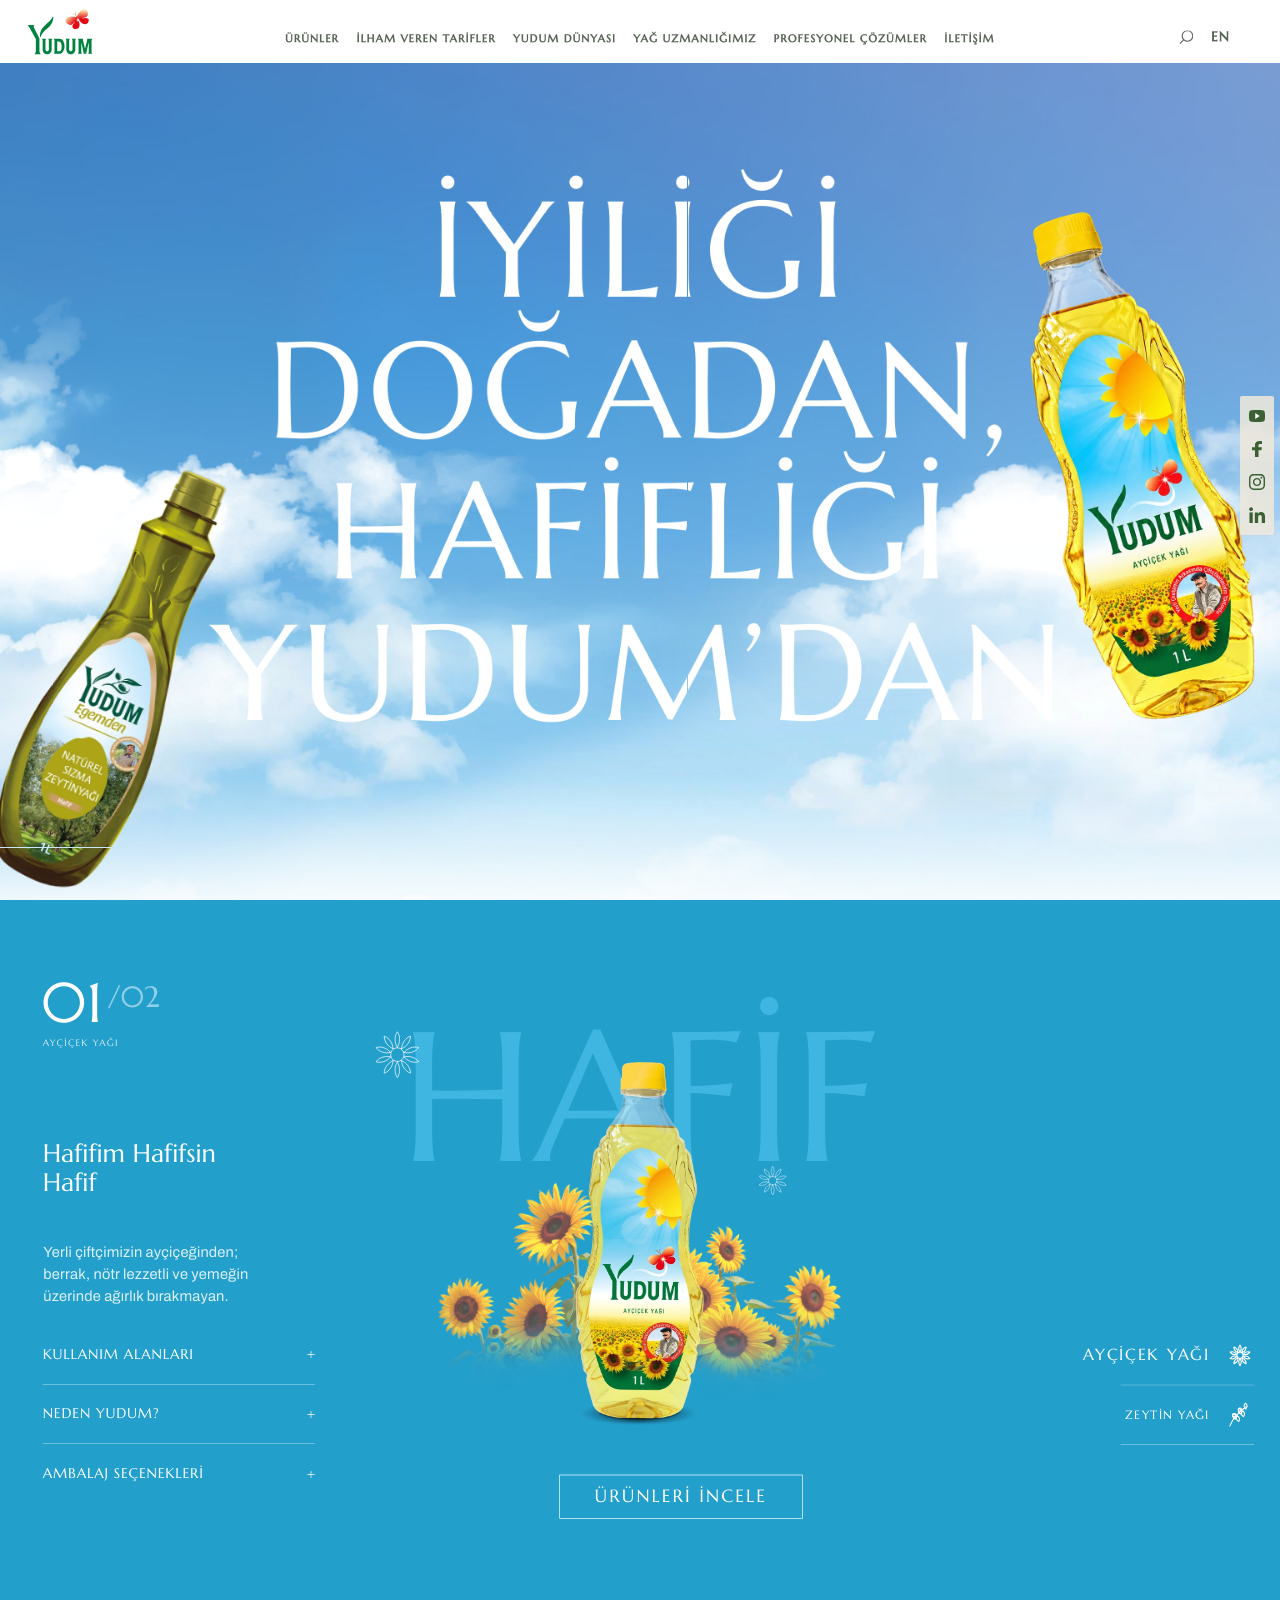
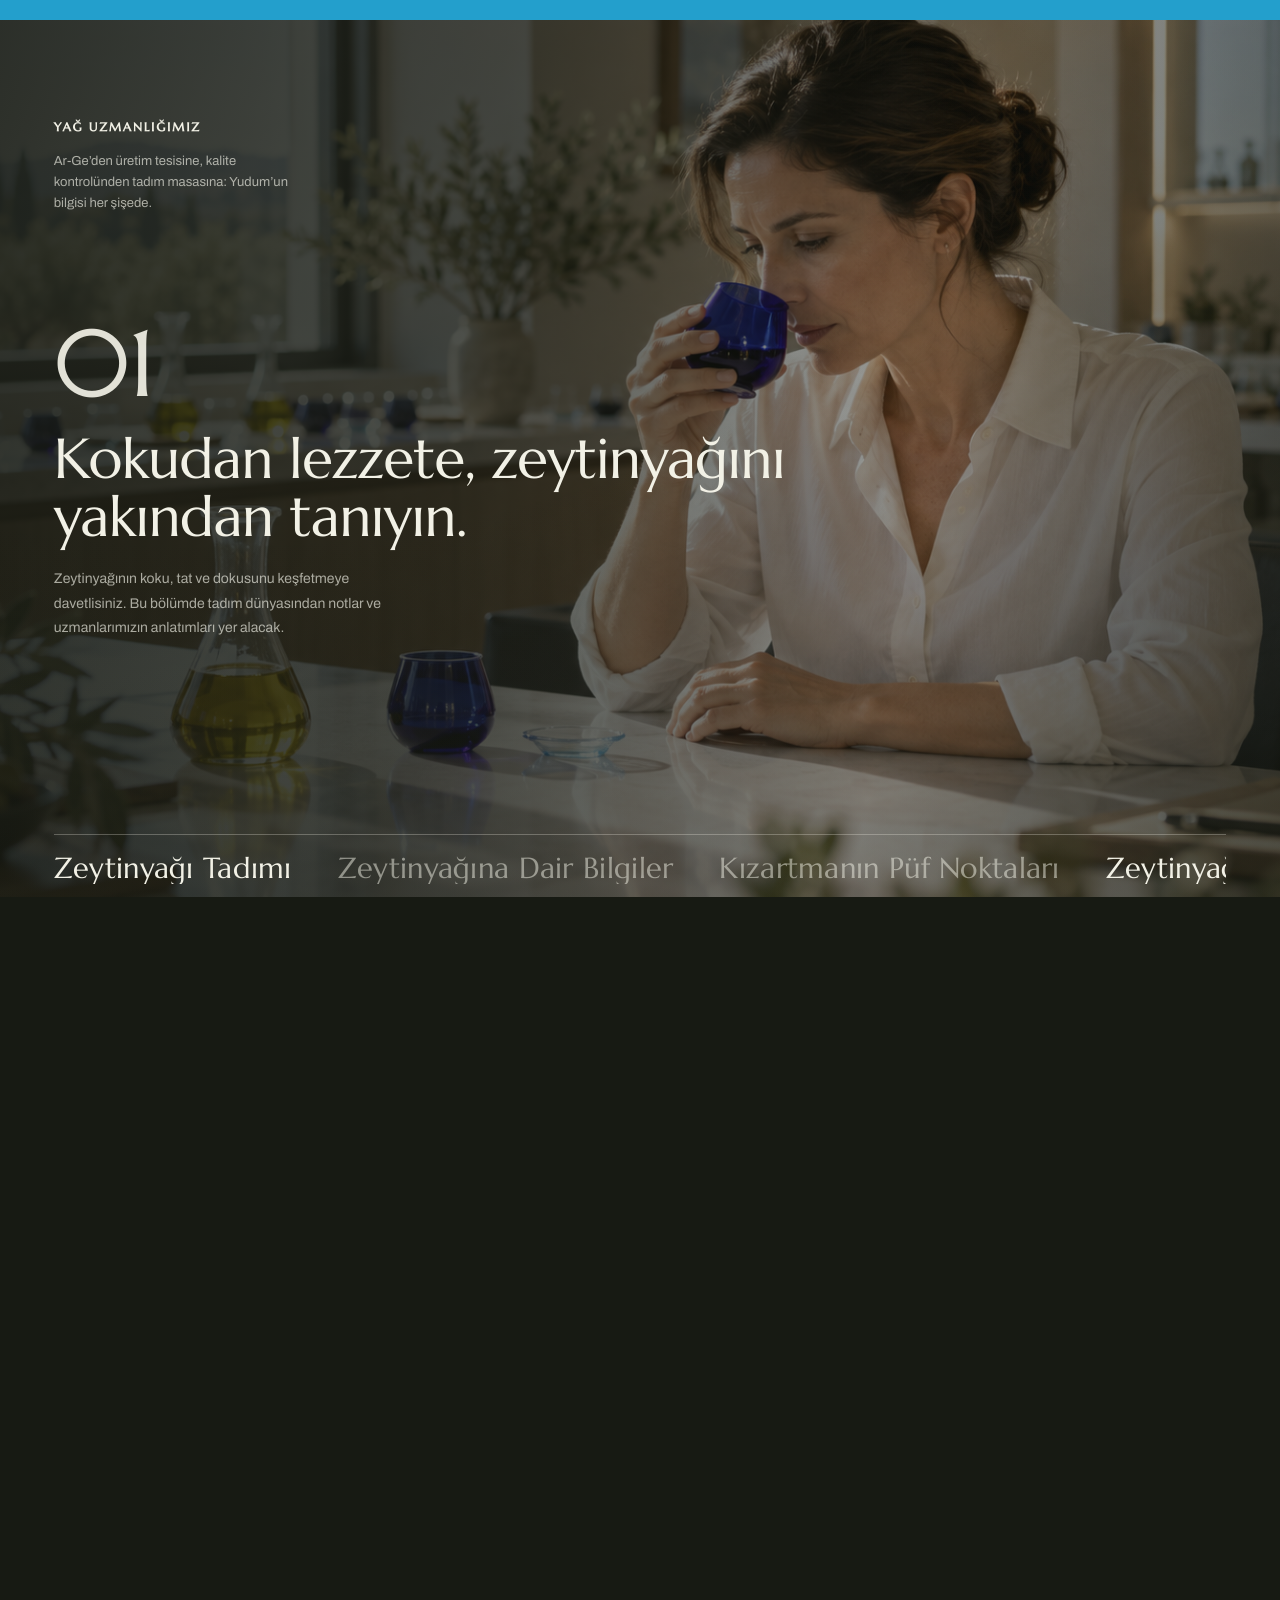
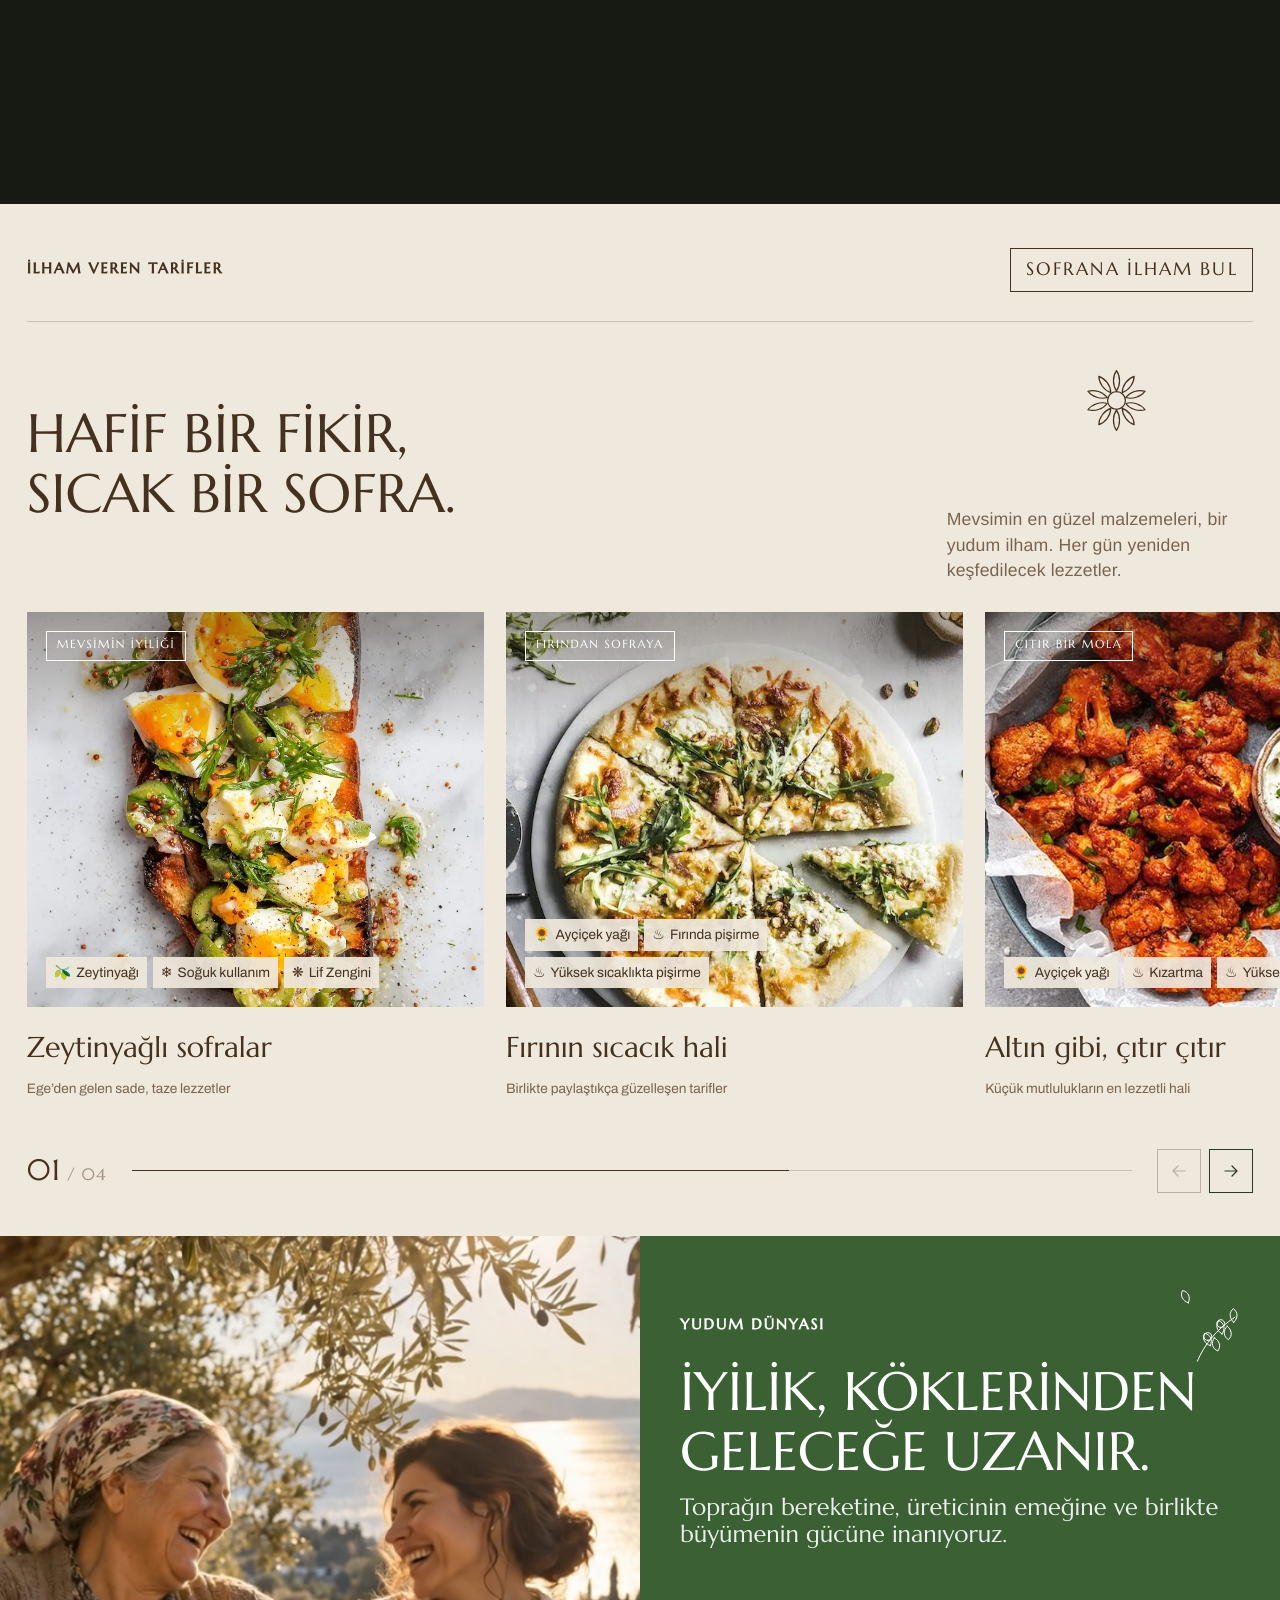
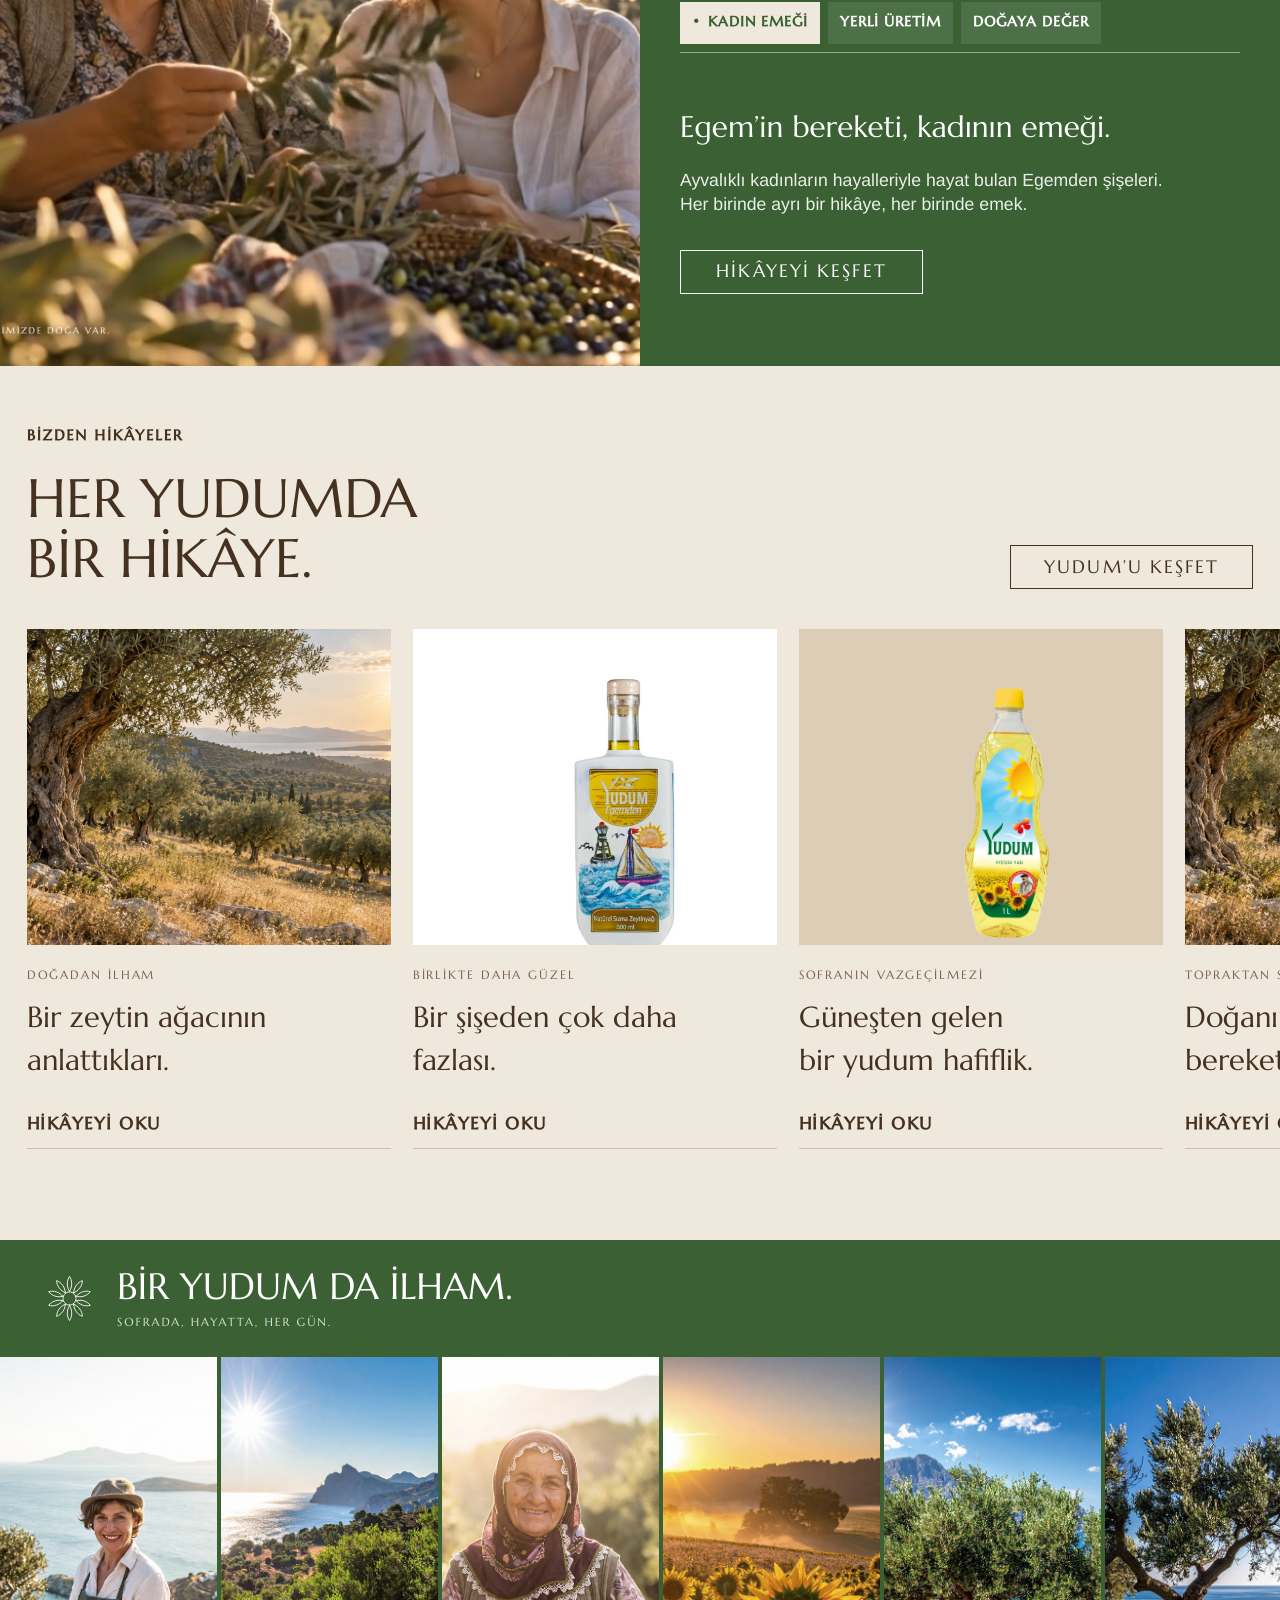
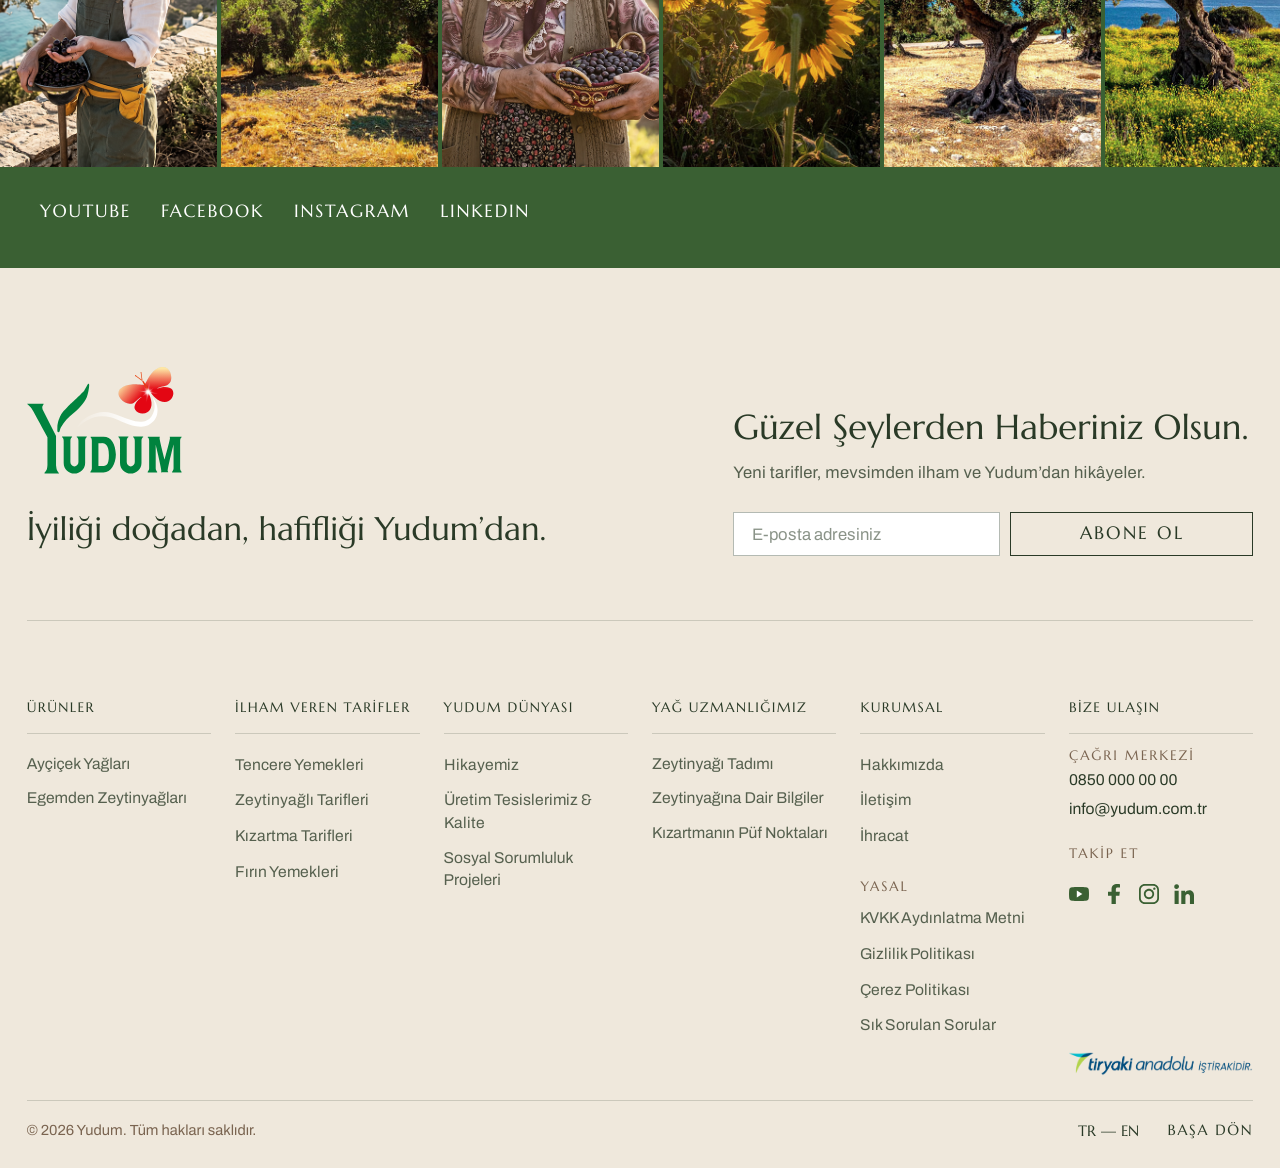
<file: index.html>
<!doctype html>
<meta charset="utf-8" />
<meta name="viewport" content="width=device-width, initial-scale=1" />
<title>Yudum Anasayfa Konsepti</title>
<script>document.documentElement.lang = 'tr';</script>
<meta name="description" content="İyiliği doğadan, hafifliği Yudum’dan. Ayçiçek yağları, Egemden zeytinyağları ve sofranıza ilham veren tarifler." />
<link rel="preconnect" href="https://fonts.googleapis.com" />
<link rel="preconnect" href="https://fonts.gstatic.com" crossorigin />
<link rel="stylesheet" href="https://fonts.googleapis.com/css2?family=Archivo:wght@300;400;500;600;700&display=swap" />

<style>
  /* Marcellus Customized — kullanıcının özel font dosyası (TTC → 3 TTF) */
  @font-face{font-family:"Marcellus Customized";src:url("assets/fonts/MarcellusCustomized-Light.ttf") format("truetype");font-weight:300;font-style:normal;font-display:swap}
  @font-face{font-family:"Marcellus Customized";src:url("assets/fonts/MarcellusCustomized-Regular.ttf") format("truetype");font-weight:400;font-style:normal;font-display:swap}
  @font-face{font-family:"Marcellus Customized";src:url("assets/fonts/MarcellusCustomized-Bold.ttf") format("truetype");font-weight:700;font-style:normal;font-display:swap}

  /* ══ TOKENS — Figma "Yudum / Renkler" + sayfa renkleri ══ */
  :root{
    --s:1;                 /* 1920 artboard → viewport ölçeği (JS) */
    --blue:#239FCC;        /* site mavisi — tüm sayfalarda sabit */
    --blue-tint:#3EB6E1;
    --sky:#4F8ED3;
    --paper:#F7F6F1;
    --paper-2:#EFEDE4;
    --ink:#1B1E16;
    --ink-3:#8E9282;
    --rule:#D6D4C8;
    --grove:#3B5137;
    --olive:#656B52;
    --panel:#E7E9E3;
    --ink-deep:#171A13;
    --on-dark:#F2F1E6;
    --foot-2:#9AA08D;
    --foot-3:#767B69;
    --mar:"Marcellus Customized",Georgia,"Times New Roman",serif;
    --marsc:"Marcellus Customized",Georgia,"Times New Roman",serif;
    --forest:#3A6033;
    --grove-deep:#2A3A27;
    --sans:"Archivo","Helvetica Neue",Arial,system-ui,sans-serif;
    --ease:cubic-bezier(.77,0,.18,1);
    /* Butonlar — altın oran (φ = 1.618) ile, yükseklik H = 42'den türetilir:
       genişlik H·φ⁴ = 288 · buton arası H/φ³ ≈ 10 · ikon H/φ² ≈ 16 · kart içi kenar payı H/φ² ≈ 16
       büyük harf yüksekliği H/φ³ = 9.92 → font 9.92 / 0.70 (Marcellus cap oranı) = 14.16 · harf aralığı font/φ⁴ = 2.07 */
    --btn-h:42px;
    --btn-w:288px;
    --btn-gap:10px;
    --btn-icon:16px;
    --btn-fs:14.16px;
    --btn-ls:2.07px;
  }

  /* ══ BASE ═══════════════════════════════════════════ */
  *,*::before,*::after{box-sizing:border-box}
  html{scroll-behavior:smooth}
  body{margin:0;background:var(--paper);color:var(--ink);font-family:var(--sans);overflow-x:hidden;
    -webkit-font-smoothing:antialiased;text-rendering:geometricPrecision}
  a{color:inherit;text-decoration:none}
  button{font:inherit;color:inherit;background:none;border:0;padding:0;margin:0;cursor:pointer}
  img{display:block;max-width:none}
  p,h1,h2,h3,h4,ul{margin:0;padding:0;font-weight:400}
  ul{list-style:none}
  :focus-visible{outline:2px solid var(--blue-tint);outline-offset:3px}
  .sr{position:absolute;width:1px;height:1px;overflow:hidden;clip:rect(0 0 0 0);white-space:nowrap}

  /* Each section is a 1920px-wide Figma artboard scaled to the viewport, so every
     value below is the exact Figma px value. */
  .sec{position:relative;width:100%;height:calc(var(--h) * var(--s) * 1px);overflow:hidden;
    scroll-margin-top:calc(95px * var(--s))}
  .art{position:absolute;left:0;top:0;width:1920px;height:calc(var(--h) * 1px);transform:scale(var(--s));transform-origin:0 0}
  .a{position:absolute}
  .nw{white-space:nowrap}
  .mar{font-family:var(--mar);font-weight:400;font-feature-settings:"liga" 0}
  .marsc{font-family:var(--marsc);font-weight:400;font-feature-settings:"liga" 0}
  .cap10{font-family:var(--mar);font-feature-settings:"liga" 0;font-size:10px;line-height:14px;letter-spacing:1.9px;text-transform:uppercase}

  /* line-drawn marks */
  .draw{stroke:currentColor;fill:none;stroke-linecap:round;stroke-linejoin:round}
  .plus{width:11px;height:11px;position:relative;top:1px;flex:none}
  .plus::before,.plus::after{content:"";position:absolute;background:currentColor}
  .plus::before{left:0;top:5px;width:11px;height:1px}
  .plus::after{left:5px;top:0;width:1px;height:11px;transition:transform .35s var(--ease)}

  /* shared section header — ortalı başlık + alt satır (Figma 189:249) */
  .hd-t{left:0;width:1920px;top:48.5px;text-align:center;font-size:48px;line-height:38px;letter-spacing:1.92px;font-weight:700;color:var(--grove);white-space:nowrap}
  .hd-s{left:0;width:1920px;top:99.5px;text-align:center;font-size:20px;line-height:21px;letter-spacing:-.4px;color:var(--grove);white-space:nowrap}
  a.hd-s:hover{text-decoration:underline;text-underline-offset:5px;text-decoration-thickness:1px}

  /* outlined CTA (Figma: tlink 243×44) */
  .box{width:var(--btn-w);height:var(--btn-h);border:1px solid;display:flex;align-items:center;justify-content:center;
    font-size:var(--btn-fs);line-height:19.4px;letter-spacing:var(--btn-ls);font-weight:700;text-transform:uppercase;white-space:nowrap;
    text-box:trim-both cap alphabetic;transition:background .25s,color .25s}

  /* ══ NAV — Figma 16:264 ═════════════════════════════ */
  .nav{position:fixed;left:0;top:0;width:100%;height:calc(95px * var(--s));z-index:50;transition:background .35s,transform .5s var(--ease)}
  .nav.is-hidden{transform:translateY(-100%)}
  .nav .art{--h:95}
  .nav.solid,.nav.searching{background:var(--blue)}
  .nav__logo{left:41px;top:15px;width:97.9344px;height:72px}
  .nav__logo img{width:100%;height:100%}
  .nav__links{left:959.6px;top:43px;height:28.8px;transform:translateX(-50%);display:flex;gap:32px}
  .nav__links a{display:block;height:28.8px;padding-top:4.6px;font-size:12px;line-height:17.8px;letter-spacing:1.8px;
    color:#fff;opacity:.78;white-space:nowrap;transition:opacity .2s}
  .nav__links a:hover{opacity:1}
  .nav__end{left:1767px;top:44px;height:26.4px;display:flex;gap:25.6px}
  .nav__end > *{height:26.4px;padding-top:4.8px;font-family:var(--sans);font-size:11px;line-height:15.4px;letter-spacing:1.65px;
    color:#fff;opacity:.78;white-space:nowrap;transition:opacity .2s}
  .nav__end > *:hover{opacity:1}
  .nav__end button{width:28.4px;text-align:center;font-weight:600}
  .nav__end span{font-weight:600} .nav__end b{font-weight:700}
  .search{left:0;top:95px;width:1920px;height:120px;background:var(--blue);border-top:1px solid rgba(255,255,255,.25);
    display:flex;align-items:center;gap:40px;padding:0 40px;visibility:hidden;opacity:0;transition:opacity .25s,visibility .25s}
  .nav.searching .search{visibility:visible;opacity:1}
  .search input{flex:1;height:60px;background:none;border:0;border-bottom:1px solid rgba(255,255,255,.45);color:#fff;
    font-family:var(--mar);font-size:34px;line-height:40px;letter-spacing:-.51px;outline:none}
  .search input::placeholder{color:rgba(255,255,255,.6)}

  /* ══ ① HERO — Figma 5:2 ═════════════════════════════ */
  .hero{--h:1080;background:var(--sky)}
  .lay{position:absolute;left:0;top:0;width:1920px;height:1080px;will-change:transform}
  .hero__sky{left:-24px;top:-139px;width:1968px;height:1271px;object-fit:cover}
  .hero__title{left:165px;top:215px;width:1589px;text-align:center;font-size:160px;line-height:166px;letter-spacing:4.8px;color:#fff;text-transform:uppercase}
  .hero__olive{left:283px;top:560px;width:256px;height:507px;transform:rotate(3deg)}
  .hero__sun{left:1326px;top:250px;width:234px;height:604.339px;transform:rotate(-5.5deg)}
  .hero__sun img{position:absolute;left:0;top:0;width:237.654px;height:613.775px}
  .hero__clouds{left:-127px;top:304px;width:2112px;height:739.2px}
  .hero__fade{left:0;top:934px;width:1920px;height:191px;background:linear-gradient(to bottom,rgba(247,246,241,0),#fff)}

  /* ══ ② ÜRÜN SAHNESİ — Figma 76:2714 (Ürün slaytı) ═══ */
  .stage{--h:1080;background:var(--blue)}
  .slide{position:absolute;left:0;top:0;width:1920px;height:1080px;background:var(--bg);visibility:hidden;overflow:hidden}
  .slide.is-active,.slide.is-moving{visibility:visible}
  .slide.is-active{z-index:2} .slide.is-moving{z-index:3}
  .slide__c{position:absolute;inset:0;pointer-events:none}
  .slide__c .acc,.slide__c .box{pointer-events:auto}   /* layers overlap edge to edge; only controls take the pointer */
  .shadow{left:538px;top:641px;width:843px;height:283px;
    background:radial-gradient(403.56px 55.474px at 421.5px 141.5px,#000 0%,rgba(0,0,0,0) 25.996%)}
  .word{left:-.5px;top:186px;width:1920px;text-align:center;font-size:272px;line-height:217.6px;font-weight:300;color:var(--tint);white-space:nowrap}
  .deco{color:#fff;opacity:.9}
  .deco svg{width:100%;height:100%;overflow:visible}
  .deco .draw{stroke-width:1.3}
  .acc{left:41px;top:637px;width:290px;color:#fff}
  .acc details:nth-child(-n+2){border-bottom:1px solid rgba(255,255,255,.45)}
  .acc summary{list-style:none;cursor:pointer;display:flex;align-items:center;justify-content:space-between;
    font-size:14px;line-height:17.8px;letter-spacing:1.96px;white-space:nowrap}
  .acc summary::-webkit-details-marker{display:none}
  .acc details:nth-child(1) summary{height:89px}
  .acc details:nth-child(2) summary{height:88px}
  .acc details:nth-child(3) summary{height:90px}
  .acc details[open] .plus::after{transform:scaleY(0)}
  .acc details p{font-family:var(--sans);font-size:13px;line-height:20.8px;color:rgba(255,255,255,.84);padding:0 20px 18px 0;margin-top:-14px}
  .idx-num{left:40px;top:186px;font-size:80px;line-height:80px;color:#fff;white-space:nowrap}
  .idx-dash{left:43px;top:264.4px;width:34px;height:1px;background:#fff;opacity:.8}
  .idx-lbl{left:40px;top:279.3px;color:rgba(255,255,255,.8);white-space:nowrap}
  .idx-tot{left:133px;top:187px;font-size:40px;line-height:64px;font-weight:300;color:#fff;opacity:.5;white-space:nowrap}
  .stage .box{left:816px;top:863px;color:#fff;border-color:#fff}
  .stage .box{--fill:#fff;--fill-fg:var(--bg)}
  .prod{position:absolute;inset:0;pointer-events:none}
  .prod img{position:absolute}
  .tag{left:40px;top:372px;width:259px;font-size:34px;line-height:40px;color:#fff}
  .txt{left:41px;top:514px;width:215px;font-family:var(--sans);font-size:14px;line-height:21.6px;letter-spacing:.28px;color:rgba(255,255,255,.84)}
  .tabs{position:absolute;inset:0;z-index:5;pointer-events:none}
  .tab{position:absolute;right:39px;width:200px;display:flex;align-items:center;justify-content:flex-end;gap:24px;color:#fff;pointer-events:auto}
  .tab:nth-child(1){top:638px;height:90px;border-bottom:1px solid rgba(255,255,255,.45)}
  .tab:nth-child(2){top:728px;height:89px;border-bottom:1px solid rgba(255,255,255,.45)}
  .tab:nth-child(3){top:817px;height:90px;width:279px}
  .tab span{font-family:var(--mar);font-feature-settings:"liga" 0;font-size:14px;line-height:17.8px;letter-spacing:1.96px;white-space:nowrap;
    transition:font-size 1.1s var(--ease),letter-spacing 1.1s var(--ease)}
  .tab[aria-selected="true"] span{font-size:20px;letter-spacing:2.8px}

  /* Product showcase: live Figma 76:2714 and variants 76:757 / 76:866. */
  .stage .box{width:243px;height:44px;left:839px;top:862px;font-size:15px;letter-spacing:2.1px}
  .stage .deco{overflow:hidden;pointer-events:none}
  .stage .deco img{position:absolute;max-width:none}
  #s0 .deco img{left:13.65%;top:12.35%;width:72.7%;height:75.3%}
  #s1 .deco img{left:-11.2%;top:-19.65%;width:90.34%;height:110.3%}
  #s2 .deco img{left:-12.15%;top:-17.65%;width:74.3%;height:115.3%}
  #s0 .shadow,#s1 .shadow{display:none}
  #s1 .word,#s2 .word{top:132.2px}
  #s1 .idx-num,#s2 .idx-num{left:64px;top:112px}
  #s1 .idx-dash,#s2 .idx-dash{left:64px;top:190.4px}
  #s1 .idx-lbl,#s2 .idx-lbl{left:64px;top:205.3px}
  #s1 .idx-tot,#s2 .idx-tot{display:none}
  #s1 .tag{left:64px;top:357.8px;width:259px}
  #s1 .txt{left:65px;top:499.8px;width:215px}
  #s1 .acc{left:64px;top:637px}
  #s2 .tag{left:64px;top:357.7px;width:214.8px}
  #s2 .txt{left:64px;top:497.7px;width:214.8px}
  #s2 .box{left:839px;top:862px;width:243px;height:44px;border:1px solid white;justify-content:center;font-size:15px;letter-spacing:2.1px}
  #s2 .acc{left:64px;top:620px;width:290px;border-top:1px solid rgba(255,255,255,.45)}
  #s2 .acc details{border-bottom:1px solid rgba(255,255,255,.45)}
  #s2 .acc details summary{height:49.2px}
  #s2 .acc details p{margin-top:0}
  #s2 .shadow{display:none}
  .stage .figma-plus{display:block;position:relative;width:11px;height:11px;flex:none}
  .stage .figma-plus img{display:block;width:11px;height:11px;max-width:none}
  .stage details[open] .figma-plus{transform:rotate(45deg)}
  .stage .botany{object-fit:cover;pointer-events:none}

  /* Editorial lower page — independent of the two preserved artboards. */
  .y-section,.y-footer{--cream:#f4f1e8;--green:#303e29;--muted:#6d7462;--line:#d4d4c5;--pad:clamp(24px,4.2vw,80px);color:var(--green);background:var(--cream);scroll-margin-top:70px}
  .y-section img,.y-footer img{max-width:100%}
  .y-kicker{font:500 10px/1.5 var(--sans);letter-spacing:2px;text-transform:uppercase}
  .y-title{font:400 clamp(44px,5.3vw,92px)/1.08 var(--mar);letter-spacing:-2.5px}
  .y-title em{font:inherit;color:#879077}
  .y-topline{display:flex;align-items:center;justify-content:space-between;gap:24px}
  .y-link{display:inline-flex;align-items:center;justify-content:space-between;gap:36px;border-bottom:1px solid currentColor;padding:13px 0;font:500 11px/1.5 var(--sans);letter-spacing:1.2px;text-transform:uppercase;transition:gap .3s}
  .y-link:hover{gap:50px}
  .y-arrow{font:300 25px/1 var(--sans);letter-spacing:0}
  .y-recipes{padding:48px 0 42px;overflow:hidden}
  .y-recipes>.y-topline{margin:0 var(--pad);padding-bottom:30px;border-bottom:1px solid var(--line)}
  .y-intro{display:flex;align-items:flex-end;justify-content:space-between;gap:48px;margin:50px var(--pad) 46px}
  .y-intro p{max-width:275px;font:400 13px/1.8 var(--sans);color:var(--muted);padding-bottom:7px}
  .y-track{display:flex;gap:22px;overflow:auto;scroll-snap-type:x mandatory;scroll-padding-left:var(--pad);padding:0 var(--pad) 5px;scrollbar-width:none;overscroll-behavior-x:contain;cursor:grab}
  .y-track::-webkit-scrollbar{display:none}
  .y-track.is-dragging{cursor:grabbing;scroll-snap-type:none;user-select:none}
  .y-recipe{flex:0 0 39%;min-width:0;text-align:left;scroll-snap-align:start}
  .y-photo{display:block;position:relative;overflow:hidden;background:#e1dfd2}
  .y-recipe .y-photo{aspect-ratio:1.16}
  .y-photo img{width:100%;height:100%;object-fit:cover;transition:transform .8s cubic-bezier(.2,.7,.3,1);user-select:none;-webkit-user-drag:none}
  .y-recipe:hover img,.y-story:hover img{transform:scale(1.035)}
  .y-photo-tag{position:absolute;left:19px;top:19px;background:var(--cream);padding:8px 10px;font:500 9px/1 var(--sans);letter-spacing:1.5px}
  .y-cardline{display:flex;align-items:center;justify-content:space-between;gap:20px;margin:20px 0 12px}
  .y-cardline h3{font:400 clamp(25px,2.3vw,40px)/1.15 var(--mar);letter-spacing:-.6px}
  .y-recipe small{font:400 11px/1.5 var(--sans);color:var(--muted)}
  .y-carousel-bottom{display:flex;align-items:center;gap:25px;margin:32px var(--pad) 0}
  .y-count{font:400 11px/1 var(--sans);white-space:nowrap;letter-spacing:1px;min-width:60px}
  .y-count span{color:#7c816d}
  .y-progress{height:1px;flex:1;background:var(--line);position:relative}
  .y-progress i{display:block;height:2px;width:25%;background:var(--green);transition:transform .25s}
  .y-controls{display:flex;gap:8px}
  .y-control{width:44px;height:44px;border:1px solid var(--line);display:grid;place-items:center;font-size:22px;transition:background .2s,color .2s}
  .y-control:hover{background:var(--green);color:var(--cream)}
  .y-control:disabled{opacity:.3;cursor:default;background:none;color:inherit}
  .y-nature{display:grid;grid-template-columns:1fr 1fr;background:#33462c;color:#f4f1e8;min-height:650px}
  .y-landscape{position:relative;min-height:650px;overflow:hidden}
  .y-landscape>img{width:100%;height:100%;position:absolute;inset:0;object-fit:cover;object-position:37% center}
  .y-landscape-note{position:absolute;left:var(--pad);bottom:32px;color:white;font:500 10px/1.5 var(--sans);letter-spacing:1.5px}
  .y-nature-copy{padding:54px clamp(30px,4.3vw,82px) 30px;display:flex;flex-direction:column}
  .y-nature-heading{display:flex;align-items:center;justify-content:space-between;gap:20px;margin-bottom:45px}
  .y-botanical{width:49px;height:49px;color:#c4cbaf}
  .y-nature .y-title{font-size:clamp(43px,4.2vw,76px);letter-spacing:-1.8px}
  .y-nature .y-title em{color:#b6c19b}
  .y-nature-description{max-width:340px;font:300 13px/1.9 var(--sans);color:#d5dbcb;margin:27px 0 36px}
  .y-project-tabs{display:flex;border-bottom:1px solid #68765d;margin-bottom:24px;gap:24px}
  .y-project-tabs button{font:400 11px/1.5 var(--sans);padding:0 0 14px;color:#b4bea8;border-bottom:2px solid transparent;white-space:nowrap}
  .y-project-tabs button[aria-selected=true]{color:#fff;border-color:#d7ddc1}
  .y-project{margin-top:auto}
  .y-project-panel{min-height:165px}
  .y-project-panel h3{font:400 23px/1.3 var(--mar);max-width:360px}
  .y-project-panel p{font:300 12px/1.8 var(--sans);color:#c7d0bc;max-width:360px;margin-top:12px}
  .y-project-panel[hidden]{display:none}
  .y-project-panel .y-link{font-size:9px;margin-top:13px;border-color:#839276}
  .y-journal{padding:78px 0 44px;overflow:hidden}
  .y-journal-heading{margin:0 var(--pad) 40px;display:flex;justify-content:space-between;align-items:flex-end;gap:32px}
  .y-journal-heading .y-kicker{margin-bottom:22px}
  .y-journal .y-title{font-size:clamp(44px,4.8vw,78px)}
  .y-story{flex:0 0 31%;text-align:left;scroll-snap-align:start;min-width:0}
  .y-story .y-photo{aspect-ratio:1.15}
  .y-story .y-photo.y-product-photo{background:#dce0ce;display:grid;place-items:center}
  .y-story .y-product-photo img{position:absolute;inset:8%;height:84%;width:84%;object-fit:contain;mix-blend-mode:multiply}
  .y-story:nth-child(3) .y-photo{background:#eac470}
  .y-story .y-kicker{display:block;margin:22px 0 12px;font-size:9px;color:var(--muted)}
  .y-story h3{font:400 clamp(24px,2.3vw,36px)/1.23 var(--mar);max-width:390px;letter-spacing:-.5px}
  .y-story .y-story-bottom{border-bottom:1px solid var(--line);display:flex;justify-content:space-between;align-items:center;padding:24px 0 13px;margin-top:12px;font:500 9px/1 var(--sans);letter-spacing:1.1px}
  .y-social{padding:32px var(--pad);border-top:1px solid var(--line);display:flex;align-items:center;justify-content:space-between;gap:25px}
  .y-social-heading{display:flex;align-items:center;gap:23px}
  .y-social-heading p{font:400 25px/1.25 var(--mar)}
  .y-social-heading .y-kicker{margin-top:6px;font-size:9px;color:var(--muted)}
  .y-social-mark{width:38px;height:38px}
  .y-social-links{display:flex;align-items:center;gap:30px;font-size:11px}
  .y-social-links a,.y-social-links span{padding:14px 0;border-bottom:1px solid transparent}
  .y-social-links a:hover{border-color:currentColor}
  .y-footer{background:#e5e7d9;padding:55px var(--pad) 24px}
  .y-footer-top{display:grid;grid-template-columns:1.4fr 1fr 1fr 1fr;gap:45px;padding-bottom:52px}
  .y-footer-logo{width:104px;height:80px;object-fit:contain}
  .y-footer-tagline{font:400 19px/1.5 var(--mar);max-width:215px;margin-top:17px}
  .y-footer nav h3{font:500 10px/1.4 var(--sans);letter-spacing:1.6px;margin:6px 0 23px}
  .y-footer nav li{font:400 12px/1.5 var(--sans);margin-bottom:12px}
  .y-footer nav a:hover{text-decoration:underline;text-underline-offset:4px}
  .y-newsletter{display:grid;grid-template-columns:1fr 1fr;gap:60px;border-top:1px solid #bdc4ae;padding:33px 0 42px}
  .y-newsletter h3{font:400 32px/1.2 var(--mar);letter-spacing:-.6px}
  .y-newsletter p{font:400 11px/1.7 var(--sans);color:#626e57;margin-top:12px}
  .y-email-row{display:flex;align-items:center;border-bottom:1px solid #647254}
  .y-email-row input{width:100%;min-width:0;border:none;background:none;font:400 14px/1.5 var(--sans);padding:12px 0;color:var(--green)}
  .y-email-row button{white-space:nowrap;display:flex;gap:20px;align-items:center;font:500 10px/1 var(--sans);padding:12px}
  .y-footer-base{border-top:1px solid #bdc4ae;padding-top:21px;display:flex;justify-content:space-between;align-items:center;gap:20px;font:400 9px/1.6 var(--sans);color:#626e57}
  .y-footer-base a{white-space:nowrap}
  .y-dialog{border:0;padding:0;width:min(880px,calc(100% - 32px));max-height:88vh;background:#f4f1e8;color:#303e29;overflow:auto}
  .y-dialog::backdrop{background:rgba(23,34,19,.66);backdrop-filter:blur(4px)}
  .y-dialog-close{position:absolute;right:16px;top:16px;background:#f4f1e8;width:44px;height:44px;z-index:2;font-size:25px}
  .y-dialog-body{display:grid;grid-template-columns:.9fr 1fr;min-height:440px}
  .y-dialog-body>img{width:100%;height:100%;object-fit:cover;max-height:640px}
  .y-dialog-content{padding:64px 35px 40px}
  .y-dialog-content h2{font:400 37px/1.12 var(--mar);margin:20px 0;letter-spacing:-1px}
  .y-dialog-content p{font:400 13px/1.8 var(--sans);margin-bottom:18px}
  .y-dialog-content h3{font:400 20px/1.2 var(--mar);margin:22px 0 10px}
  .y-dialog-content ol{padding-left:18px;font:400 12px/1.8 var(--sans)}
  .y-section :focus-visible,.y-footer :focus-visible,.y-dialog :focus-visible{outline:2px solid #ae8642;outline-offset:5px}
  @media(min-width:1800px){.y-recipes{padding-top:60px}.y-intro{margin-top:65px;margin-bottom:60px}.y-nature,.y-landscape{min-height:810px}.y-project-panel{min-height:200px}}
  @media(max-width:900px){.y-title{letter-spacing:-1.6px}.y-intro{gap:24px}.y-intro p{max-width:230px}.y-recipe{flex-basis:55%}.y-nature{grid-template-columns:1fr}.y-landscape{min-height:480px}.y-nature-copy{padding:40px var(--pad)}.y-nature-heading{margin-bottom:30px}.y-nature .y-title{font-size:58px}.y-nature-description{max-width:480px}.y-project-panel{min-height:150px}.y-story{flex-basis:44%}.y-social-links{gap:18px}.y-footer-top{grid-template-columns:1.3fr 1fr;gap:35px}.y-newsletter{gap:35px}}
  @media(max-width:600px){.y-recipes{padding-top:30px}.y-kicker{font-size:9px;letter-spacing:1.3px}.y-topline .y-link{font-size:8px;gap:13px}.y-recipes>.y-topline{padding-bottom:15px}.y-intro{display:block;margin:30px var(--pad)}.y-title{font-size:45px;letter-spacing:-1.4px}.y-intro p{margin-top:20px;max-width:290px;font-size:12px}.y-track{gap:16px}.y-recipe{flex-basis:84%}.y-cardline h3{font-size:28px}.y-carousel-bottom{gap:15px;margin-top:24px}.y-count{font-size:10px}.y-control{width:42px;height:42px}.y-landscape{min-height:390px}.y-nature .y-title{font-size:46px}.y-nature-copy{padding-top:32px}.y-nature-heading{margin-bottom:27px}.y-project-tabs{gap:20px}.y-project-tabs button{font-size:10px}.y-project-panel{min-height:195px}.y-journal{padding-top:45px}.y-journal-heading{align-items:flex-start;flex-direction:column;gap:16px;margin-bottom:28px}.y-journal .y-title{font-size:43px}.y-journal-heading .y-kicker{margin-bottom:18px}.y-story{flex-basis:82%}.y-story h3{font-size:29px}.y-social{align-items:flex-start;flex-direction:column;padding-top:28px;padding-bottom:24px}.y-social-heading p{font-size:25px}.y-social-links{width:100%;justify-content:space-between;font-size:10px}.y-footer{padding-top:36px}.y-footer-top{grid-template-columns:1fr 1fr;gap:30px 20px;padding-bottom:25px}.y-footer-brand{grid-column:1/-1;display:flex;align-items:center;gap:24px}.y-footer-logo{width:85px;height:68px}.y-footer-tagline{margin-top:0;font-size:18px;max-width:170px}.y-footer nav li{font-size:11px}.y-footer nav h3{font-size:9px;letter-spacing:1px;margin-bottom:18px}.y-newsletter{grid-template-columns:1fr;gap:17px;padding-top:28px;padding-bottom:28px}.y-newsletter h3{font-size:29px}.y-footer-base{flex-wrap:wrap;font-size:8px}.y-dialog-body{grid-template-columns:1fr}.y-dialog-body>img{height:230px}.y-dialog-content{padding:28px 24px}.y-dialog-content h2{font-size:32px}}
  @media(prefers-reduced-motion:reduce){html{scroll-behavior:auto}.y-photo img,.y-link,.y-progress i{transition:none}}

  /* Carry the original product-stage visual language through the lower page. */
  .y-section,.y-footer{--cream:#fff;--green:#239FCC;--muted:#37667a;--line:#bcdce7;--fill:#239FCC;--fill-fg:#fff}
  .y-recipes{--cream:#239FCC;--green:#fff;--muted:#fff;--line:rgba(255,255,255,.45);--fill:#fff;--fill-fg:#239FCC;background:#239FCC;color:#fff}
  .y-kicker{font-family:var(--mar);font-weight:400;letter-spacing:1.9px}
  .y-title{font-weight:300;text-transform:uppercase;letter-spacing:1.5px;line-height:1.04}
  .y-title em{color:inherit}
  .y-intro{position:relative;min-height:220px;align-items:flex-end}
  .y-intro .y-title{font-size:clamp(42px,5.5vw,96px)}
  .y-intro p{font-weight:300;letter-spacing:.15px}
  .y-intro .y-brand-flower{position:absolute;right:100px;top:0;width:80px;height:80px;pointer-events:none;color:#fff}
  .y-brand-flower .draw{stroke-width:1.25}
  .y-link.box{width:auto;min-width:210px;height:44px;padding:0 20px;gap:25px;border:1px solid currentColor;font:400 11px/1.3 var(--mar);letter-spacing:1.7px;text-transform:uppercase;text-box:normal}
  .y-link.box:hover{gap:25px}
  .y-topline .y-link.box{min-width:230px}
  .y-recipes>.y-topline{border-bottom:1px solid rgba(255,255,255,.45)}
  .y-photo-tag{background:transparent;border:1px solid white;color:#fff;font-family:var(--mar);font-weight:400;letter-spacing:1.5px;z-index:1}
  .y-recipe .y-photo::after{content:"";position:absolute;inset:0;background:linear-gradient(rgba(19,47,33,.36),transparent 34%);pointer-events:none}
  .y-cardline h3{font-family:var(--mar);font-weight:400;letter-spacing:.4px}
  .y-count{font-family:var(--mar);font-size:14px}
  .y-count b{font-weight:400;font-size:27px}
  .y-count span{color:inherit;opacity:.65}
  .y-control{border-color:currentColor}
  .y-progress i{height:1px}
  .y-nature{--cream:#AD5C34;--green:#fff;--muted:#fff;--line:rgba(255,255,255,.45);--fill:#fff;--fill-fg:#AD5C34;background:#AD5C34;color:#fff}
  .y-nature .y-title{font-size:clamp(38px,3.75vw,72px);font-weight:300;letter-spacing:1px;line-height:1.09}
  .y-nature .y-title em{color:#fff}
  .y-nature-description{color:#fff;opacity:.9}
  .y-botanical{width:72px;height:72px;color:#fff}
  .y-botanical .draw{stroke-width:1.25}
  .y-project-tabs{border-color:rgba(255,255,255,.45);gap:28px}
  .y-project-tabs button{color:#fff;opacity:.65;font-family:var(--mar);font-size:11px;letter-spacing:1px;text-transform:uppercase;padding-bottom:17px}
  .y-project-tabs button[aria-selected=true]{opacity:1;border-color:#fff}
  .y-project-panel p{color:#fff;opacity:.9}
  .y-project-panel h3{letter-spacing:.5px}
  .y-project-panel .y-link.box{border-color:#fff;font-size:10px;margin-top:20px;min-width:210px}
  .y-project-panel{min-height:205px}
  .y-landscape-note{font-family:var(--mar);letter-spacing:2px}
  .y-journal{background:#fff;color:#239FCC}
  .y-journal .y-title{font-size:clamp(40px,4.4vw,80px);letter-spacing:1px;max-width:1050px}
  .y-journal-heading .y-link{flex-shrink:0}
  .y-story h3{letter-spacing:.35px}
  .y-story .y-photo.y-product-photo{background:#fff}
  .y-story:nth-child(3) .y-photo{background:#239FCC}
  .y-story .y-product-photo img{mix-blend-mode:normal}
  .y-story .y-story-bottom{font-family:var(--mar);font-size:11px;letter-spacing:1.7px}
  .y-social{background:#239FCC;color:#fff;--line:rgba(255,255,255,.45)}
  .y-social-mark{width:58px;height:58px}
  .y-social-heading p{text-transform:uppercase;letter-spacing:1px}
  .y-social-heading .y-kicker{color:#fff;opacity:.8}
  .y-social-links{font-family:var(--mar);letter-spacing:1.5px;text-transform:uppercase}
  .y-footer{--cream:#20704A;--green:#fff;--muted:#fff;--line:rgba(255,255,255,.45);--fill:#fff;--fill-fg:#20704A;background:#20704A;color:#fff}
  .y-footer-tagline{letter-spacing:.5px}
  .y-footer nav h3{font-family:var(--mar);font-weight:400;letter-spacing:1.9px}
  .y-footer nav li{font-weight:300;color:rgba(255,255,255,.88)}
  .y-newsletter,.y-footer-base{border-color:rgba(255,255,255,.45)}
  .y-newsletter h3{font-weight:300;text-transform:uppercase;font-size:clamp(26px,2.3vw,40px);letter-spacing:1px}
  .y-newsletter p,.y-footer-base{color:rgba(255,255,255,.78)}
  .y-email-row{border-color:#fff}
  .y-email-row input::placeholder{color:rgba(255,255,255,.8)}
  .y-email-row button{font-family:var(--mar);letter-spacing:1.5px}
  .y-section :focus-visible,.y-footer :focus-visible{outline-color:currentColor}
  .y-dialog{color:#fff;background:#239FCC}
  .y-dialog::backdrop{background:rgba(16,57,72,.68)}
  .y-dialog-close{background:#239FCC;color:#fff;border:1px solid rgba(255,255,255,.6)}
  .y-dialog-content h2{text-transform:uppercase;font-weight:300;letter-spacing:.5px}
  .y-dialog-body>img{background:#e4f1f5}
  .y-dialog :focus-visible{outline-color:#fff}
  @media(max-width:1100px){.y-intro .y-brand-flower{right:75px;top:-10px;width:65px;height:65px}.y-intro .y-title{font-size:5.3vw}.y-journal-heading{align-items:flex-start;flex-direction:column;gap:25px}.y-intro{min-height:180px}}
  @media(max-width:900px){.y-nature .y-title{font-size:58px}.y-intro .y-title{font-size:5.5vw}.y-intro p{max-width:215px}.y-project-panel{min-height:190px}}
  @media(max-width:600px){.y-intro{min-height:0}.y-intro .y-title{font-size:clamp(28px,8.4vw,44px);letter-spacing:.5px;line-height:1.12}.y-intro .y-brand-flower{right:0;top:auto;bottom:0;width:46px;height:46px}.y-intro p{max-width:270px;padding-right:28px}.y-topline .y-link.box{min-width:0;height:38px;padding:0 9px;font-size:8px;gap:8px;letter-spacing:.7px}.y-topline{gap:12px}.y-topline .y-kicker{font-size:8px;letter-spacing:1px;max-width:130px}.y-cardline h3{font-size:26px;letter-spacing:0}.y-nature .y-title{font-size:clamp(29px,9vw,43px);letter-spacing:.4px}.y-project-tabs{gap:20px}.y-project-tabs button{font-size:9px;letter-spacing:.6px}.y-project-panel{min-height:215px}.y-journal .y-title{font-size:36px;line-height:1.13}.y-story h3{font-size:28px}.y-social-heading p{font-size:22px}.y-social-mark{width:44px;height:44px}.y-newsletter h3{font-size:27px;line-height:1.18}.y-count b{font-size:23px}.y-count{font-size:11px}.y-link.box{min-width:200px}}

  /* Product-stage typography and CTA system, continued below #urunler. */
  .y-title{
    font-family:var(--mar);
    font-weight:300;
    line-height:1;
    letter-spacing:0;
    text-transform:uppercase;
  }
  .y-intro .y-title{font-size:clamp(54px,5.5vw,104px);line-height:1}
  .y-nature .y-title{font-size:clamp(48px,4vw,78px);font-weight:300;line-height:1;letter-spacing:0}
  .y-journal .y-title{font-size:clamp(52px,4.4vw,84px);line-height:1;letter-spacing:0}
  .y-cardline h3,
  .y-story h3,
  .y-project-panel h3,
  .y-social-heading p{
    font-family:var(--mar);
    font-size:clamp(28px,1.77vw,34px);
    font-weight:400;
    line-height:40px;
    letter-spacing:0;
  }
  .y-newsletter h3{
    font-family:var(--mar);
    font-size:clamp(32px,2.1vw,40px);
    font-weight:300;
    line-height:1.2;
    letter-spacing:0;
    text-transform:uppercase;
  }
  .y-cta{
    flex:0 0 243px;
    width:243px;
    min-width:0;
    height:44px;
    padding:0;
    font-size:15px;
    line-height:19.4px;
    letter-spacing:2.1px;
    text-align:start;
    appearance:none;
    zoom:var(--s);
  }
  .y-project-panel .y-cta{margin-top:20px}
  .y-journal-heading .y-cta{flex-shrink:0}

  @media(max-width:1100px){
    .y-intro .y-title{font-size:clamp(50px,5.3vw,72px)}
  }
  @media(max-width:900px){
    .y-intro .y-title{font-size:clamp(44px,7vw,64px)}
    .y-nature .y-title{font-size:clamp(44px,7vw,58px)}
    .y-journal .y-title{font-size:clamp(46px,7vw,64px)}
  }
  @media(max-width:600px){
    .y-intro .y-title{font-size:clamp(38px,10vw,48px);line-height:1.04;letter-spacing:0}
    .y-nature .y-title{font-size:clamp(36px,9vw,44px);line-height:1.04;letter-spacing:0}
    .y-journal .y-title{font-size:clamp(38px,10vw,46px);line-height:1.04;letter-spacing:0}
    .y-cardline h3,
    .y-story h3,
    .y-project-panel h3,
    .y-social-heading p{font-size:28px;line-height:34px;letter-spacing:0}
    .y-newsletter h3{font-size:30px;line-height:36px;letter-spacing:0}
  }

  /* ══ BUTON HOVER — içine yağ doluyormuş gibi: tek bir yüzey çizgisi, uzun ve alçak bir dalga (240px boy, 4px genlik),
     yavaş salınarak alttan yükselir; ağır, yoğun bir sıvı gibi 1.2 sn'de dolar, bırakınca aynı ağırlıkla süzülür.
     Her buton rengini --fill / --fill-fg ile verir. */
  .box:not(.a),.nl button{position:relative}
  .box,.nl button{overflow:hidden;isolation:isolate;transition:color .35s .35s,border-color .35s .35s}
  .box::before,.nl button::before{
    content:"";position:absolute;left:-1px;right:-1px;bottom:-1px;height:calc(100% + 9px);z-index:-1;pointer-events:none;
    background:var(--fill,currentColor);
    -webkit-mask:url("data:image/svg+xml,%3Csvg xmlns='http://www.w3.org/2000/svg' width='240' height='8' viewBox='0 0 240 8'%3E%3Cpath d='M0 4C40 0 80 0 120 4S200 8 240 4V8H0Z'/%3E%3C/svg%3E") 0 0/240px 8px repeat-x,linear-gradient(#000 0 0) 0 7px/100% 100% no-repeat;
            mask:url("data:image/svg+xml,%3Csvg xmlns='http://www.w3.org/2000/svg' width='240' height='8' viewBox='0 0 240 8'%3E%3Cpath d='M0 4C40 0 80 0 120 4S200 8 240 4V8H0Z'/%3E%3C/svg%3E") 0 0/240px 8px repeat-x,linear-gradient(#000 0 0) 0 7px/100% 100% no-repeat;
    transform:translateY(100%);transition:transform 1.2s cubic-bezier(.6,.04,.28,1)}
  .box:hover,.box:focus-visible,.nl button:hover,.nl button:focus-visible{color:var(--fill-fg);border-color:var(--fill)}
  .box:hover::before,.box:focus-visible::before,.nl button:hover::before,.nl button:focus-visible::before{
    transform:translateY(0);animation:oil 3.6s linear infinite}
  @keyframes oil{to{-webkit-mask-position:-240px 0,0 7px;mask-position:-240px 0,0 7px}}

  @media (prefers-reduced-motion:reduce){
    html{scroll-behavior:auto}
    *,*::before,*::after{transition-duration:.01ms!important;transition-delay:0s!important}
    .box::before,.nl button::before{animation:none!important}
  }
/* Read-only reference: Znnez4Jm0ApE3MHD9ZRJQ7 / Anasayfa — 1920. */
@font-face{font-family:Marcellus;src:url('assets/fonts/Marcellus-Regular.ttf') format('truetype');font-weight:400;font-style:normal;font-display:swap}
:root{--mar:Marcellus,Georgia,serif;--marsc:Marcellus,Georgia,serif;--custom:'Marcellus Customized',Georgia,serif;--cream:#efe8dc;--brown:#45311f;--forest:#3a6033;--footer-ink:#2a3a27}
.box,.stage .box,.y-cta,.y-email-row .box{display:flex;align-items:center;justify-content:center;flex:0 0 auto;width:243px;min-width:0;max-width:100%;height:44px;padding:0;border:1px solid currentColor;border-radius:0;font:400 15px/19px var(--mar);letter-spacing:2.1px;text-transform:uppercase;text-align:center;font-feature-settings:'liga' 0;appearance:none;zoom:1;text-box:normal}
.box:hover,.box:focus-visible{color:var(--fill-fg);border-color:var(--fill)}
.hero__title{font-family:var(--mar);font-weight:400}
.word{font-family:var(--mar);font-weight:400;line-height:218px}
.idx-dash{display:none}.idx-num{left:38px}.idx-tot{display:block!important}
#s1 .idx-num,#s2 .idx-num{left:62px;top:112px}
#s1 .idx-tot,#s2 .idx-tot{left:169px;top:113px}
.stage .txt,#s1 .txt,#s2 .txt{width:290px;line-height:22px}
#s2 .tag{width:279px;top:358px}
.nav__links a{font-family:var(--custom);font-weight:700}
.nav__end #searchBtn{width:24px;height:30px;padding:0}.nav__end #searchBtn img{width:21px;height:26px;object-fit:contain}
.nav__end .nav-language{font:700 16px/15px var(--custom);letter-spacing:1.65px}
.nav-toggle{display:none}
.y-section,.y-footer{--pad:clamp(24px,2.083333vw,40px);--cream:#efe8dc;--green:#45311f;--muted:#7a6450;--line:rgba(69,49,31,.22);--fill:#45311f;--fill-fg:#efe8dc;background:var(--cream);color:var(--green)}
.y-kicker{font:400 10px/15px var(--mar);letter-spacing:1.9px;text-transform:uppercase}
.y-title,.y-intro .y-title,.y-nature .y-title,.y-journal .y-title{font:400 clamp(44px,4.010417vw,77px)/1.116883 var(--custom);letter-spacing:0;text-transform:uppercase}
.y-title em{color:inherit;font:inherit}
.y-recipes{padding:60px 0 43px}
.y-recipes>.y-topline{margin:0 var(--pad);height:74px;padding:0 0 30px;border-bottom:1px solid var(--line)}
.y-intro{height:345px;min-height:0;margin:0 var(--pad);display:block;position:relative}
.y-intro .y-title{position:absolute;left:0;top:115px;max-width:65%}
.y-intro p{position:absolute;right:41px;top:231px;width:318px;max-width:25%;padding:0;font:400 15px/23px 'Helvetica Neue',Arial,sans-serif;letter-spacing:.15px}
.y-intro .y-brand-flower{position:absolute;left:86.413%;right:auto;top:75px;bottom:auto;width:59px;height:61px;filter:none}
.y-track{gap:22px;padding:0 var(--pad);scroll-padding-left:var(--pad)}
.y-recipe{flex-basis:min(686px,35.729167vw);height:682px}
.y-recipe .y-photo{aspect-ratio:686/593;height:auto}
.y-recipe .y-photo::after{background:linear-gradient(rgba(45,30,16,.38),transparent 34%)}
.y-photo-tag{left:19px;top:19px;border:1px solid white;background:transparent;color:white;font:400 9px/9px var(--mar);letter-spacing:1.5px;padding:8px 10px}
.y-cardline{margin:20px 0 10px}
.y-cardline h3,.y-story h3,.y-project-panel h3{font:400 clamp(26px,1.770833vw,34px)/40px var(--mar);letter-spacing:0}
.y-recipe small{font:400 11px/16px var(--sans);color:var(--muted)}
.y-carousel-bottom{height:79px;margin:0 var(--pad);padding-top:35px;gap:25px}
.y-count{min-width:69px;font:400 14px/14px var(--mar);letter-spacing:1px}.y-count b{font-size:27px;line-height:27px;font-weight:400}.y-count span{color:var(--muted)}
.y-progress{background:var(--line)}.y-progress i{background:currentColor;height:1px}
.y-controls{gap:8px}.y-control{height:44px;width:44px;border:1px solid currentColor;color:#2a3a27}.y-control:disabled{opacity:.3}.y-control img{width:18px;height:18px}
.y-nature{--green:#fff;--muted:rgba(255,255,255,.9);--cream:#3a6033;--line:rgba(255,255,255,.45);--fill:white;--fill-fg:#3a6033;display:grid;grid-template-columns:1fr 1fr;min-height:810px}
.y-landscape{min-height:810px}.y-landscape img{width:100%;height:100%;object-fit:cover}
.y-nature-copy{padding:54px clamp(36px,4.270833vw,82px) 30px;min-width:0}
.y-nature-heading{height:72px;margin:0;display:flex;justify-content:space-between;align-items:center}
.y-botanical{width:59px;height:72px;object-fit:contain}
.y-nature .y-title em{color:inherit}
.y-nature-description{font:400 clamp(21px,1.458333vw,28px)/1.142857 var(--mar);margin:12px 0 0;max-width:671px;color:white;opacity:.9}
.y-project{margin-top:77px;width:calc(100% + 40px);max-width:calc(100% + 40px)}
.y-project-tabs{height:33px;gap:28px;border-bottom:1px solid var(--line)}
.y-project-tabs button{font:700 14px/16px var(--custom);letter-spacing:1.5px;padding:0 0 17px;color:#fff;opacity:.65;white-space:nowrap}
.y-project-tabs button[aria-selected=true]{opacity:1;border-color:#fff}
.y-project-panel{margin-top:30px;min-height:205px}
.y-project-panel h3{max-width:100%}.y-project-panel p{max-width:514px;font:400 15px/21.6px 'Helvetica Neue',Arial,sans-serif;margin:18px 0 0;color:#fff;opacity:.9}
.y-project-panel .y-cta{margin-top:33px}
.y-journal{padding:78px 0 0}
.y-journal-heading{height:209px;margin:0 var(--pad) 40px;flex-direction:row;align-items:flex-end;gap:32px}
.y-journal-heading .y-kicker{margin-bottom:22px}.y-journal .y-title{max-width:972px}
.y-story{flex-basis:min(546px,28.4375vw);height:667px}.y-story .y-photo{aspect-ratio:546/474;height:auto}
.y-story .y-photo.y-product-photo{background:#fff}.y-story:nth-child(3) .y-photo{background:#dccdb6}
.y-story .y-product-photo img{height:100%;width:100%;object-fit:contain;padding:16px 44px;mix-blend-mode:normal}
.y-story:nth-child(3) .y-product-photo img{padding:38px 44px}
.y-story>.y-kicker{font:400 9px/14px var(--mar);letter-spacing:1.9px;margin-top:22px;color:#7a6450}
.y-story h3{margin:12px 0 0}.y-story .y-story-bottom{margin:12px 0 0;padding:22px 0 14px;font:700 14px/16px var(--custom);letter-spacing:1.5px;border-bottom:1px solid var(--line)}
.y-journal>.y-carousel-bottom{padding:17px 0 18px;opacity:0;transition:opacity .2s}
.y-journal:hover>.y-carousel-bottom,.y-journal:focus-within>.y-carousel-bottom{opacity:1}
.y-social{--cream:#3a6033;--green:#fff;display:block;padding:0 0 11px;border:0;overflow:hidden}
.y-social-heading{height:117px;padding:0 40px;gap:19px}.y-social-mark{width:58px;height:58px;padding:6.5px 7.5px}
.y-social-heading p{font:400 34px/40px var(--custom);letter-spacing:0;text-transform:uppercase}.y-social-heading .y-kicker{font:400 9px/14px var(--mar);margin-top:6px;color:white;opacity:.8;letter-spacing:1.9px}
.y-social-gallery{display:flex;gap:4px;overflow-x:auto;scroll-snap-type:x mandatory;scrollbar-width:none}
.y-social-gallery div:not(.y-social-track){flex:0 0 min(325.5px,16.953125vw);height:433px;background:#d9d9d9;scroll-snap-align:start}
.y-social-links{height:90px;display:flex;justify-content:flex-start;align-items:center;padding:0 40px;gap:30px;font:400 15px/19px var(--mar);letter-spacing:1.7px;text-transform:uppercase}
.y-footer{--green:#2a3a27;--cream:#efe8dc;--muted:rgba(42,58,39,.78);--line:rgba(42,58,39,.18);--fill:#2a3a27;--fill-fg:#efe8dc;padding:96px var(--pad) 0}
.y-footer-top{display:grid;grid-template-columns:minmax(0,1fr) 640px;gap:80px;min-height:251px;padding:0 0 64px;border-bottom:1px solid var(--line)}
.y-footer-brand{display:block;grid-column:auto}.y-footer-logo{width:156px;height:114px;object-fit:contain}.y-footer-tagline{max-width:none;margin-top:28px;font:400 clamp(28px,2.083333vw,40px)/46px var(--custom);letter-spacing:0}
.y-newsletter{display:block;border:0;padding:39px 0 0;margin:0}
.y-newsletter h3{font:400 40px/46px var(--custom);letter-spacing:0;text-transform:none;white-space:nowrap}
.y-newsletter p{font:400 14px/22px var(--sans);color:var(--muted);margin:10px 0 0;letter-spacing:.28px}
.y-email-row{display:flex;gap:10px;border:0;margin-top:26px;align-items:center}
.y-email-row input{flex:1;min-width:0;height:44px;padding:0 18px;background:white;border:1px solid rgba(42,58,39,.35);font:400 14px/22px var(--sans);color:#2a3a27}
.y-email-row input::placeholder{color:rgba(42,58,39,.55)}
.y-email-row .box{font-family:var(--mar);color:inherit;letter-spacing:2.1px}
#y-email-message:empty{display:none}
#y-newsletter{margin:0}
.y-sitemap{display:grid;grid-template-columns:repeat(6,minmax(0,1fr));gap:40px;min-height:469px;padding-top:76px}
.y-footer nav h3{font:400 15px/19px var(--mar);letter-spacing:2.1px;margin:0 0 14px;padding-bottom:14px;border-bottom:1px solid var(--line)}
.y-footer nav li{font:400 15px/20px var(--sans);color:var(--muted);margin:0;padding:6px 0}
.y-footer nav button,.y-footer nav a{font:inherit;text-align:left}
.y-footer-label{font:400 11px/14px var(--mar);letter-spacing:1.9px;color:#7a6450;margin:24px 0 6px}
.y-footer-contact{position:relative;font:400 15px/20px var(--sans);padding-bottom:64px}.y-footer-contact>h3+.y-footer-label{margin-top:0}.y-footer-contact>a{display:block;margin-top:6px}
.y-footer-social{display:flex;align-items:center;gap:30px;margin-top:22px}.y-footer-social a,.y-footer-social span{display:flex;width:20px;height:20px;align-items:center;justify-content:center}.y-footer-social img{width:100%;height:100%;object-fit:contain}
.y-tiryaki{position:absolute;bottom:24px;right:0;width:120px;height:37px;object-fit:contain}
.y-footer-base{height:68px;padding:22px 0 28px;border-top:1px solid var(--line);font:400 12px/18px var(--sans);color:#7a6450}.y-footer-base>div{display:flex;gap:28px;font:400 12px/18px var(--mar);letter-spacing:1.7px;color:#2a3a27}
.y-dialog{background:#efe8dc;color:#45311f}.y-dialog-close{background:#efe8dc;color:#45311f;border-color:#45311f}.y-dialog-content h2{font-family:var(--custom);font-weight:400}.y-dialog :focus-visible{outline-color:#45311f}
.mega[hidden],.mega-shade[hidden]{display:none}
.nav.mega-open{background:#239fcc;transform:none!important}
.mega-shade{position:fixed;inset:calc(95px * var(--s)) 0 0;height:100vh;background:rgba(0,0,0,.18);z-index:-1}
.mega{--fill:#2a3a27;--fill-fg:white;position:absolute;top:calc(95px * var(--s));left:0;width:100%;min-height:598px;background:white;color:#2a3a27;display:grid;grid-template-columns:560fr 1160fr;gap:40px;padding:56px 80px 64px;box-shadow:0 40px 60px -40px #1c160f73}
.mega-intro{display:flex;flex-direction:column;justify-content:space-between;padding-right:60px;min-width:0}.mega h2{font:400 40px/46px var(--custom)}.mega-intro p{font:400 14px/22px var(--sans);letter-spacing:.28px;max-width:360px;margin-top:16px;color:#2a3a27c7}
.mega-categories{min-width:0}.mega h3{font:400 15px/19px var(--mar);letter-spacing:2.1px;padding-bottom:14px;border-bottom:1px solid #2a3a272e}.mega-content{display:grid;grid-template-columns:1fr 1fr;gap:40px}
#mega-links a{display:flex;align-items:center;justify-content:space-between;gap:16px;min-height:64px;border-bottom:1px solid #2a3a272e;font:400 28px/32px var(--mar);padding:12px 0}#mega-links a img{width:11px;height:11px}#mega-links a:hover{color:#3a6033}
.mega-image{position:relative;margin-top:24px;aspect-ratio:560/420;overflow:hidden;background:#3eb6e1}.mega-image .mega-backdrop{position:absolute;left:9.64%;top:34%;width:80.72%;height:58.1%;object-fit:contain}.mega-image .mega-bottle{position:absolute;left:39.82%;top:6.19%;width:20.36%;height:81.9%;object-fit:contain}
.mega-image:after{content:'';position:absolute;bottom:0;left:0;width:100%;height:45%;background:linear-gradient(transparent,#0005)}.mega-image span{position:absolute;bottom:17px;left:20px;z-index:1;color:white;font:400 14px/18px var(--mar);letter-spacing:1.96px}
.mega-image.recipe .mega-backdrop,.mega-image.world .mega-backdrop{inset:0;width:100%;height:100%;object-fit:cover}.mega-image.professional{background:#20704a}.mega-image.professional .mega-backdrop{left:38%;top:19%;width:24%;height:50%}
@media(min-width:901px) and (max-width:1500px){.mega{min-height:450px;padding:40px;gap:30px}.mega-intro{padding-right:20px}.mega h2{font-size:32px;line-height:38px}.mega-content{gap:24px}#mega-links a{font-size:22px;line-height:28px}.mega-intro .box{margin-top:35px}}
@media(max-width:900px){.mega,.mega-shade{display:none!important}}
/* Mega menu motion: curtain reveal, staggered content, reverse on close. */
.mega{--ease-out:cubic-bezier(.16,1,.3,1);clip-path:inset(0 0 100% 0);transition:clip-path .34s cubic-bezier(.55,0,.75,.2)}
.mega.is-open{clip-path:inset(0 0 -120px 0);transition:clip-path .62s cubic-bezier(.76,0,.24,1)}
.mega-shade{opacity:0;transition:opacity .34s ease}.mega-shade.is-open{opacity:1;transition-duration:.5s}
.mega-intro>div,.mega-intro .box,.mega h3,#mega-links a,.mega-image{opacity:0;transform:translateY(22px);transition:opacity .18s ease,transform .18s ease}
.mega.is-open .mega-intro>div,.mega.is-open .mega-intro .box,.mega.is-open h3,.mega.is-open #mega-links a,.mega.is-open .mega-image{opacity:1;transform:none;transition:opacity .55s ease var(--d,0s),transform .8s var(--ease-out) var(--d,0s)}
.mega.is-open .mega-intro>div{--d:.16s}.mega.is-open h3{--d:.2s}.mega.is-open .mega-image{--d:.3s}.mega.is-open .mega-intro .box{--d:.42s}
.mega-image img{transition:scale .25s ease}.mega-image .mega-backdrop{scale:1.12}.mega.is-open .mega-image img{scale:1;transition:scale 1.3s var(--ease-out) .3s}
#mega-links a img{transition:rotate .35s var(--ease-out)}#mega-links a:hover img{rotate:90deg}
@media(prefers-reduced-motion:reduce){.mega,.mega.is-open,.mega-shade,.mega *{transition:none!important}}
/* Carousel motion (recipes + stories): staggered reveal on enter, horizontal image parallax, rolling counter. */
.y-motion [data-carousel].is-inview .y-track>*>*{transition:opacity .8s ease var(--d,0s),transform 1s cubic-bezier(.16,1,.3,1) var(--d,0s)}
.y-motion [data-carousel].is-inview .y-track>*>:not(.y-photo){transition-delay:calc(var(--d,0s) + .12s)}
.y-motion [data-carousel] .y-photo img{scale:1.12;translate:var(--px,0) 0}
.y-motion [data-carousel] .y-product-photo img{scale:1.04}
.y-motion [data-carousel]:not(.is-inview) .y-track>*>*{opacity:0;transform:translateY(24px)}
.y-motion [data-carousel] .y-count b{display:inline-block}
.y-motion [data-carousel] .y-control img{transition:translate .35s cubic-bezier(.16,1,.3,1)}
.y-motion [data-carousel] [data-prev]:not(:disabled):hover img{translate:-4px 0}.y-motion [data-carousel] [data-next]:not(:disabled):hover img{translate:4px 0}
.y-motion [data-carousel] .y-control:not(:disabled):active{scale:.94}
/* Project tabs: panels share one grid cell so the block always takes the tallest panel's height. */
.y-project{display:grid;grid-template-columns:minmax(0,1fr)}
.y-project-tabs{grid-row:1}
.y-project-panel{grid-row:2;grid-column:1}
.y-project-panel[hidden]{display:block;visibility:hidden}
.y-project-tabs button{transition:opacity .3s ease,border-color .3s ease}
.y-project-tabs button:hover{opacity:.9}
.y-social-gallery div:not(.y-social-track){overflow:hidden}
.y-social-gallery img{display:block;width:100%;height:100%;object-fit:cover;user-select:none;-webkit-user-drag:none;filter:saturate(.8)}
.y-social-mark{filter:brightness(0) invert(1)}
/* Product stage: index block + left column share one position on every slide (desktop artboard). */
@media(min-width:901px){
 #s0 .idx-num,#s1 .idx-num,#s2 .idx-num{left:62px;top:112px}
 #s0 .idx-lbl,#s1 .idx-lbl,#s2 .idx-lbl{left:64px;top:205.3px}
 #s0 .tag{left:64px;top:357.8px}#s0 .txt{left:65px;top:499.8px}#s0 .acc{left:64px}
}
.idx-of{display:inline-block;vertical-align:top;margin-left:7px;position:relative;top:1px;font-size:40px;line-height:64px;font-weight:300;opacity:.5}
/* Product accordions: animated open/close (JS), rotating plus. */
.stage .figma-plus{transition:transform .45s cubic-bezier(.16,1,.3,1)}
.stage .acc details>p{overflow:hidden}
/* Yudum Dünyası: looping video in place of the landscape image. */
.y-landscape .y-landscape-video{position:absolute;inset:0;width:100%;height:100%;object-fit:cover;object-position:center;display:block}
/* Stage CTA must match the site's 243x44 buttons at every width: counter the artboard scale. */
@media(min-width:901px){
 .stage .box,#s2 .box{width:calc(243px / var(--s));height:calc(44px / var(--s));font-size:calc(15px / var(--s));letter-spacing:calc(2.1px / var(--s))}
}
/* Section labels (İLHAM VEREN TARİFLER, …): bold cut of the custom Marcellus. */
.y-kicker.y-section-label,.y-topline .y-kicker.y-section-label{font-family:var(--custom);font-weight:700;font-size:12px;line-height:18px}
/* Social gallery: continuous marquee. JS wraps the tiles in .y-social-track and repeats them. */
.y-social-gallery.is-marquee{overflow:hidden;scroll-snap-type:none;gap:0}
.y-social-track{display:flex;width:max-content;animation:y-marquee var(--marquee-dur,40s) linear infinite}
.y-social-gallery:hover .y-social-track,.y-social-gallery:focus-within .y-social-track{animation-play-state:paused}
.y-social-gallery.is-marquee .y-social-track>div{margin-right:4px;scroll-snap-align:none}
@media(max-width:900px){.y-social-gallery.is-marquee .y-social-track>div{flex-basis:40vw}}
@media(max-width:500px){.y-social-gallery.is-marquee .y-social-track>div{flex-basis:68vw}}
@keyframes y-marquee{to{transform:translateX(calc(-1 * var(--marquee-shift,50%)))}}
@media(prefers-reduced-motion:reduce){.y-social-track{animation:none}.y-social-gallery.is-marquee{overflow-x:auto}}
/* Nav end: search icon and EN share one vertical centre. */
.nav__end{align-items:center}
.nav__end #searchBtn{display:flex;align-items:center;justify-content:center;height:26.4px}
.nav__end #searchBtn img{width:21px;height:21px}
/* Desktop: logo centred in the 95px bar; icon and EN optically centred on the menu-link line. */
@media(min-width:901px){.nav__logo{top:11.5px}.nav__end .nav-language{translate:0 -4.6px}.nav__end #searchBtn img{translate:0 -1.8px}}
@media(max-width:900px){.nav__end .nav-language{translate:0 -2.7px}}
.nav__end .nav-language{display:flex;align-items:center;height:26.4px}
/* Footer text links: same orange hover, no underline. */
.y-footer nav a,.y-footer nav button,.y-footer-contact>a,.y-footer-base a,.y-footer-base button{text-decoration:none;transition:color .25s ease}
.y-footer nav a:hover,.y-footer nav button:hover,.y-footer-contact>a:hover,.y-footer-base a:hover,.y-footer-base button:hover,
.y-footer nav a:focus-visible,.y-footer nav button:focus-visible,.y-footer-contact>a:focus-visible,.y-footer-base a:focus-visible,.y-footer-base button:focus-visible{color:#FF5E00;text-decoration:none}
/* Social strip links: orange on hover, never underlined. */
.y-social-links a,.y-social-links span{border-bottom:0;text-decoration:none;transition:color .25s ease}
.y-social-links a:hover,.y-social-links a:focus-visible,.y-social-links span:hover{color:#FF5E00;border-color:transparent;text-decoration:none}

@media(min-width:901px) and (max-width:1700px){
 .y-recipes{padding-top:44px}.y-intro{height:290px}.y-intro .y-title{top:82px}.y-intro p{top:185px;right:0}.y-intro .y-brand-flower{top:48px}
 .y-recipe,.y-story{height:auto}.y-recipe{padding-bottom:15px}.y-journal{padding-top:60px}.y-journal-heading{height:auto}.y-story{padding-bottom:12px}
 .y-nature{min-height:650px}.y-landscape{min-height:650px}.y-nature-copy{padding-left:40px;padding-right:40px}.y-project{margin-top:54px;width:100%;max-width:100%}.y-project-tabs{gap:20px}.y-project-tabs button{font-size:11px;letter-spacing:1px}.y-project-panel h3{font-size:27px}
 .y-footer-top{grid-template-columns:1fr 520px;gap:40px}.y-newsletter h3{font-size:32px}.y-footer-tagline{font-size:30px}.y-sitemap{gap:24px}.y-footer nav h3{font-size:11px;letter-spacing:1.4px}.y-footer nav li,.y-footer-contact{font-size:13px}.y-footer-social{gap:15px}
 .y-social-gallery div:not(.y-social-track){height:32vw;max-height:433px}
}

@media(max-width:1100px){
 .y-footer-top{grid-template-columns:1fr;gap:32px}.y-newsletter{padding:0;max-width:640px}.y-sitemap{grid-template-columns:repeat(3,minmax(0,1fr));gap:36px;padding:48px 0}.y-footer-contact{min-height:290px}
}

@media(max-width:900px){
 .nav{height:80px}.nav .art{width:100%;height:80px;transform:none}.nav__logo{left:24px;top:10px;width:74px;height:60px}.nav__logo img{object-fit:contain}
 .nav-toggle{display:block;position:absolute;right:114px;top:23px;height:36px;font:700 12px var(--custom);letter-spacing:1.4px;color:#fff}
 .nav__end{left:auto;right:24px;top:27px;gap:18px}.nav__end>*{font-size:11px}
 .nav__links{display:none;position:absolute;left:0;top:80px;transform:none;width:100%;height:auto;background:#239fcc;padding:24px;gap:0}
 .nav.menu-open{background:#239fcc;transform:none}.nav.menu-open .nav__links{display:flex;flex-direction:column}.nav__links a{height:auto;padding:16px 0;border-bottom:1px solid #ffffff50;font-size:14px}
 .nav .search{left:0;top:80px;width:100%;height:auto;min-height:100px;padding:24px}.search input{position:static;width:100%;font-size:18px}
 .hero{height:760px;min-height:85svh;max-height:1000px}.hero .art{width:100%;height:100%;transform:none}.hero .lay{width:100%;height:100%}
 .hero__sky{left:-3%;top:0;width:106%;height:100%;object-fit:cover}.hero__title{left:5%;top:150px;width:90%;font-size:clamp(48px,9vw,80px);line-height:1.06;letter-spacing:.025em}
 .hero__olive{left:27%;top:64%;width:17%;height:auto}.hero__sun{left:54%;top:41%;width:20%;height:auto;aspect-ratio:238/614}.hero__sun img{width:100%;height:100%;object-fit:contain}.hero__clouds{left:-20%;top:35%;width:140%;height:55%;object-fit:cover}.hero__fade{left:0;top:auto;bottom:0;width:100%;height:15%}
 .stage{height:auto;overflow:hidden;scroll-margin-top:80px}.stage>.art{position:relative;width:100%;height:auto;transform:none}.stage .slide{position:relative;width:100%;height:auto;min-height:0;display:none;overflow:visible;padding:42px 24px 28px}
 .stage .slide.is-active,.stage .slide.is-moving{display:grid;grid-template-columns:1fr;gap:18px}.stage .slide.is-moving{position:absolute;inset:0}
 .slide__c{display:contents}.stage .word{order:1;position:static;width:100%;font-size:clamp(70px,17vw,150px);line-height:1;white-space:nowrap;text-align:center;margin:8px 0 0}
 .stage .idx-num,.stage .idx-tot,.stage .idx-lbl,.stage .deco,.stage .shadow{display:none!important}
 .stage .prod{order:2;position:relative;height:370px;inset:auto;width:min(100%,600px);margin:auto}
 .stage .prod img:not(.botany){left:50%!important;top:0!important;transform:translateX(-50%);height:350px!important;width:auto!important;max-width:85%;object-fit:contain}
 .stage #s0 .prod .botany{left:50%!important;top:100px!important;transform:translateX(-50%);width:380px!important;max-width:100%;height:230px!important;object-fit:contain}
 .stage #s1 .prod .botany{left:50%!important;top:45px!important;transform:translateX(-50%);width:310px!important;max-width:100%;height:310px!important;object-fit:contain}
 .stage #s2 .prod img{top:50px!important;width:400px!important;height:290px!important;object-fit:contain}
 .stage .tag,.stage #s1 .tag,.stage #s2 .tag{order:3;position:static;width:100%;max-width:580px;margin:0 auto;font-size:32px;line-height:38px}
 .stage .txt,.stage #s1 .txt,.stage #s2 .txt{order:4;position:static;width:100%;max-width:580px;margin:0 auto;font-size:14px;line-height:22px}
 .stage .acc,.stage #s1 .acc,.stage #s2 .acc{order:5;position:static;width:100%;max-width:580px;margin:12px auto 0;border-top:1px solid #ffffff60}
 .stage .acc details summary,.stage #s2 .acc details summary{height:auto;min-height:52px;font-size:13px;line-height:19px;white-space:normal;gap:12px}.stage .acc details p{margin:0;padding:0 0 18px;font-size:14px;line-height:22px}
 .stage .box,.stage #s2 .box{order:6;position:relative;left:auto;top:auto;margin:14px auto 10px}
 .stage .tabs{position:relative;inset:auto;display:flex;flex-wrap:wrap;justify-content:center;background:var(--active-stage,#239fcc);padding:8px 24px 28px;gap:12px;pointer-events:auto}
 .stage .tab,.stage .tab:nth-child(n){position:relative;right:auto;top:auto;height:auto;min-height:44px;width:auto;flex:1 1 160px;padding:10px 0;justify-content:center;gap:12px;border-bottom:1px solid #ffffff60}.stage .tab span,.stage .tab[aria-selected=true] span{font-size:12px;letter-spacing:1px}.stage .tab[aria-selected=true]{border-bottom:2px solid white}
 .y-recipes{padding:36px 0}.y-recipes>.y-topline{height:auto;min-height:75px;gap:18px;flex-wrap:wrap;padding-bottom:24px}.y-topline .y-kicker{font-size:10px;max-width:none;letter-spacing:1.9px}
 .y-intro{height:auto;min-height:280px;padding:42px 0;margin:0 var(--pad)}.y-intro .y-title{position:static;max-width:100%;font-size:clamp(38px,6.5vw,58px);line-height:1.12;letter-spacing:0}.y-intro p{position:static;width:auto;max-width:420px;margin:24px 70px 0 0;font-size:14px;line-height:22px}.y-intro .y-brand-flower{left:auto;right:0;top:auto;bottom:45px;width:44px;height:46px}
 .y-recipe{flex-basis:70%;height:auto}.y-cardline h3,.y-story h3{font-size:28px;line-height:34px}.y-recipe small{font-size:12px;line-height:18px}.y-carousel-bottom{margin-top:20px;padding-top:0;height:44px;gap:16px}
 .y-nature{display:flex;flex-direction:column;min-height:0}.y-landscape{width:100%;min-height:0;aspect-ratio:960/810}.y-landscape img{position:static;height:100%;width:100%}.y-nature-copy{padding:36px var(--pad) 48px}
 .y-nature-heading{height:55px;margin-bottom:22px}.y-botanical{height:55px;width:45px}.y-nature .y-title{font-size:clamp(35px,6.3vw,58px);line-height:1.12;letter-spacing:0}.y-nature-description{font-size:24px;line-height:30px;max-width:650px;margin-top:20px}
 .y-project{margin-top:44px;width:100%;max-width:100%}.y-project-tabs{height:auto;gap:22px;overflow-x:auto}.y-project-tabs button{font-size:12px;line-height:18px;padding-bottom:15px;letter-spacing:1px;flex-shrink:0}.y-project-panel{min-height:220px}.y-project-panel h3{font-size:30px;line-height:36px}.y-project-panel .y-cta{margin-top:26px}
 .y-journal{padding:44px 0 32px}.y-journal-heading{height:auto;flex-direction:column;align-items:flex-start;gap:24px;margin-bottom:32px}.y-journal .y-title{font-size:clamp(38px,6.5vw,58px);line-height:1.12;letter-spacing:0}.y-story{flex-basis:60%;height:auto}.y-story .y-story-bottom{font-size:12px}.y-journal>.y-carousel-bottom{opacity:1;height:44px;padding:0;margin-top:26px}
 .y-social-heading{padding:24px;min-height:110px;height:auto;gap:16px}.y-social-heading p{font-size:26px;line-height:32px}.y-social-mark{width:44px;height:46px;padding:0}.y-social-gallery div:not(.y-social-track){flex-basis:40%;height:auto;aspect-ratio:325.5/433}.y-social-links{height:auto;min-height:90px;padding:24px;gap:20px;flex-wrap:wrap;font-size:12px}
 .y-footer{padding-top:48px}.y-footer-top{padding-bottom:38px;min-height:0}.y-footer-tagline{font-size:30px;line-height:38px}.y-footer-logo{width:120px;height:88px}.y-newsletter h3{font-size:30px;line-height:38px;white-space:normal}.y-newsletter p{font-size:13px;line-height:21px}.y-sitemap{grid-template-columns:repeat(2,minmax(0,1fr));gap:36px 24px}.y-footer nav h3{font-size:12px;line-height:18px;letter-spacing:1.3px}.y-footer nav li,.y-footer-contact{font-size:14px;line-height:21px}.y-footer-social{gap:18px;flex-wrap:wrap}.y-footer-base{height:auto;min-height:80px;padding:22px 0;gap:20px;flex-wrap:wrap}
}
@media(max-width:500px){
 .hero{height:720px;min-height:0}.hero__title{top:160px;font-size:12vw}.hero__sun{width:30%;left:53%;top:44%}.hero__olive{width:25%;left:20%;top:66%}
 .stage .prod{height:310px}.stage .prod img:not(.botany){height:300px!important}.stage #s0 .prod .botany{top:100px!important;height:185px!important}.stage #s1 .prod .botany{height:260px!important}.stage #s2 .prod img{width:300px!important;height:240px!important;top:35px!important}
 .stage .tag,.stage #s1 .tag,.stage #s2 .tag{font-size:30px;line-height:36px}.stage .tab,.stage .tab:nth-child(n){flex:1 1 100%;min-height:44px}.stage .tabs{gap:4px}
 .y-intro{min-height:0;padding:36px 0 40px}.y-intro .y-title{font-size:9.3vw}.y-recipe{flex-basis:84%}.y-nature .y-title{font-size:8.2vw}.y-nature-description{font-size:23px;line-height:29px}.y-project-tabs{gap:18px}.y-project-tabs button{font-size:11px;letter-spacing:.6px}.y-project-panel h3{font-size:28px;line-height:34px}.y-story{flex-basis:82%}.y-social-gallery div:not(.y-social-track){flex-basis:68%}.y-social-heading p{font-size:22px;line-height:28px}
 .y-email-row{flex-direction:column;align-items:stretch}.y-email-row input{flex:auto;width:100%}.y-email-row .box{width:243px;align-self:flex-start}.y-sitemap{grid-template-columns:1fr 1fr;gap:36px 18px}.y-footer nav h3{font-size:11px;letter-spacing:1px}.y-footer nav li{font-size:13px}.y-footer-contact{grid-column:1/-1}.y-footer-social{gap:28px}.y-footer-base>div{font-size:11px}
}

</style>
<link rel="stylesheet" href="notes.css">
<link rel="stylesheet" href="journey.css">

<svg width="0" height="0" style="position:absolute" aria-hidden="true" focusable="false">
  <symbol id="sunflower" viewBox="-50 -50 100 100">
    <g class="draw">
      <circle cx="0" cy="0" r="11"/>
      <path id="pt" d="M0-12C5-19 5-30 0-37C-5-30-5-19 0-12Z"/>
      <use href="#pt" transform="rotate(36)"/><use href="#pt" transform="rotate(72)"/>
      <use href="#pt" transform="rotate(108)"/><use href="#pt" transform="rotate(144)"/>
      <use href="#pt" transform="rotate(180)"/><use href="#pt" transform="rotate(216)"/>
      <use href="#pt" transform="rotate(252)"/><use href="#pt" transform="rotate(288)"/>
      <use href="#pt" transform="rotate(324)"/>
    </g>
  </symbol>
  <symbol id="olive" viewBox="0 0 100 100">
    <g class="draw">
      <path d="M14 90C24 66 42 42 72 22"/>
      <path id="lf" d="M0 0C-9-3-13-11-9-19C0-17 4-9 0 0Z"/>
      <use href="#lf" transform="translate(34,66)"/>
      <use href="#lf" transform="translate(52,48) rotate(12)"/>
      <use href="#lf" transform="translate(70,30) rotate(24)"/>
      <use href="#lf" transform="translate(40,54) rotate(190)"/>
      <use href="#lf" transform="translate(60,36) rotate(200)"/>
      <circle cx="30" cy="52" r="6"/>
      <circle cx="50" cy="32" r="6"/>
    </g>
  </symbol>
  <symbol id="wheat" viewBox="0 0 100 100">
    <g class="draw">
      <path d="M50 97V18"/>
      <path d="M50 18C46 12 47 6 50 2C53 6 54 12 50 18Z"/>
      <path id="gr" d="M0 0C-9-2-13-9-11-17C-3-15 1-8 0 0Z"/>
      <use href="#gr" transform="translate(50,40)"/><use href="#gr" transform="translate(50,54)"/>
      <use href="#gr" transform="translate(50,68)"/><use href="#gr" transform="translate(50,82)"/>
      <use href="#gr" transform="translate(50,40) scale(-1,1)"/><use href="#gr" transform="translate(50,54) scale(-1,1)"/>
      <use href="#gr" transform="translate(50,68) scale(-1,1)"/><use href="#gr" transform="translate(50,82) scale(-1,1)"/>
    </g>
  </symbol>
  <symbol id="ig-s" viewBox="0 0 24 24"><path fill="currentColor" fill-rule="evenodd" d="M7 2h10a5 5 0 0 1 5 5v10a5 5 0 0 1-5 5H7a5 5 0 0 1-5-5V7a5 5 0 0 1 5-5zM12 7.1a4.9 4.9 0 1 0 0 9.8a4.9 4.9 0 1 0 0-9.8zM12 9.3a2.7 2.7 0 1 0 0 5.4a2.7 2.7 0 1 0 0-5.4zM17.6 5.1a1.25 1.25 0 1 0 0 2.5a1.25 1.25 0 1 0 0-2.5z"/></symbol>
  <symbol id="fb-s" viewBox="0 0 24 24"><path fill="currentColor" fill-rule="evenodd" d="M12 1a11 11 0 1 0 0 22a11 11 0 1 0 0-22zM13.4 23v-8.1h2.7l.4-3.2h-3.1V9.7c0-.9.3-1.5 1.6-1.5h1.7V5.3c-.3 0-1.3-.1-2.5-.1-2.4 0-4.1 1.5-4.1 4.2v2.3H7.4v3.2h2.7V23z"/></symbol>
  <symbol id="yt-s" viewBox="0 0 24 24"><path fill="currentColor" fill-rule="evenodd" d="M21.6 7.2c-.2-.9-.9-1.6-1.8-1.8C18.2 5 12 5 12 5s-6.2 0-7.8.4c-.9.2-1.6.9-1.8 1.8C2 8.8 2 12 2 12s0 3.2.4 4.8c.2.9.9 1.6 1.8 1.8C5.8 19 12 19 12 19s6.2 0 7.8-.4c.9-.2 1.6-.9 1.8-1.8.4-1.6.4-4.8.4-4.8s0-3.2-.4-4.8zM10 15.2V8.8l5.5 3.2z"/></symbol>
  <symbol id="li-s" viewBox="0 0 24 24"><path fill="currentColor" fill-rule="evenodd" d="M20.4 2H3.6A1.6 1.6 0 0 0 2 3.6v16.8A1.6 1.6 0 0 0 3.6 22h16.8a1.6 1.6 0 0 0 1.6-1.6V3.6A1.6 1.6 0 0 0 20.4 2zM5.3 9.3h3v9.4h-3zM6.8 4.8a1.75 1.75 0 1 0 0 3.5a1.75 1.75 0 1 0 0-3.5zM10.2 9.3h2.9v1.3c.4-.8 1.4-1.5 2.9-1.5 3 0 3.6 2 3.6 4.6v5h-3.1v-4.4c0-1.1 0-2.4-1.5-2.4s-1.7 1.1-1.7 2.3v4.5h-3.1z"/></symbol>
  <symbol id="ig" viewBox="0 0 24 24"><g fill="none" stroke="currentColor" stroke-width="1.3"><rect x="3" y="3" width="18" height="18" rx="5"/><circle cx="12" cy="12" r="4"/><circle cx="17.4" cy="6.6" r=".6" fill="currentColor"/></g></symbol>
  <symbol id="yt" viewBox="0 0 24 24"><g fill="none" stroke="currentColor" stroke-width="1.3" stroke-linejoin="round"><rect x="2.5" y="5.5" width="19" height="13" rx="3.5"/><path d="M10 9.2v5.6l4.8-2.8z"/></g></symbol>
  <symbol id="li" viewBox="0 0 24 24"><g fill="none" stroke="currentColor" stroke-width="1.3" stroke-linecap="round"><rect x="3" y="3" width="18" height="18" rx="2.5"/><path d="M8 10.5V16M8 7.8v.1M11.5 16v-5.5M11.5 13c0-1.6 1-2.6 2.4-2.6 1.4 0 2.1 1 2.1 2.6V16"/></g></symbol>
  <symbol id="fb" viewBox="0 0 24 24"><g fill="none" stroke="currentColor" stroke-width="1.3" stroke-linecap="round" stroke-linejoin="round"><path d="M14.5 21v-8h2.7l.4-3.1h-3.1V8c0-.9.3-1.5 1.6-1.5h1.6V3.7c-.3 0-1.3-.1-2.4-.1-2.4 0-4 1.4-4 4.1v2.3H8.6V13h2.7v8"/></g></symbol>
</svg>

<!-- NAV · Figma 16:264 ────────────────────────────── -->
<header class="nav" id="nav">
  <div class="art">
    <a class="a nav__logo" href="#top" aria-label="Yudum anasayfa"><img src="assets/images/yudum-logo-footer.svg" alt="Yudum" /></a>
    <button class="nav-toggle" type="button" aria-expanded="false" aria-controls="primary-links">MENÜ</button><nav id="primary-links" class="a nav__links marsc" aria-label="Ana menü">
      <a href="#urunler">ÜRÜNLER</a>
      <a href="#tarifler">İLHAM VEREN TARİFLER</a>
      <a href="#iyilik">YUDUM DÜNYASI</a>
      <a role="button" tabindex="0" data-preview-link="detail.html?id=expertise">YAĞ UZMANLIĞIMIZ</a>
      <a role="button" tabindex="0" data-preview-link="detail.html?id=professional">PROFESYONEL ÇÖZÜMLER</a>
      <a href="#iletisim">İLETİŞİM</a>
    </nav>
    <div class="a nav__end">
      <button type="button" id="searchBtn" aria-label="Ara" aria-expanded="false" aria-controls="search"><img src="assets/images/nav-search.svg" alt=""></button>
      <span class="nav-language">EN</span>
    </div>
    <form class="a search" id="search" role="search" onsubmit="return false">
      <label class="sr" for="q">Sitede ara</label>
      <input id="q" type="search" placeholder="Ürün, tarif veya içerik ara…" autocomplete="off" />
    </form>
  </div>
<div class="mega-shade" hidden></div>
<section class="mega" id="mega-panel" aria-label="Menü ayrıntıları" hidden>
 <div class="mega-intro"><div><h2 id="mega-title"></h2><p id="mega-description"></p></div><a class="box" id="mega-cta" href="#urunler">TÜM ÜRÜNLER</a></div>
 <div class="mega-categories"><h3 id="mega-label">ÜRÜNLER</h3><div class="mega-content"><div id="mega-links"></div><div class="mega-image" id="mega-image"><img class="mega-backdrop" src="assets/images/current-imgAycicegiTarlasi.png" alt=""><img class="mega-bottle" src="assets/images/current-imgYudumAycicekYagi1L.png" alt="Yudum Ayçiçek Yağı"><span id="mega-caption">AYÇİÇEK YAĞLARI</span></div></div></div>
</section>

</header>

<main>

  <!-- ① HERO · Figma 5:2 ─────────────────────────────── -->
  <section class="sec hero" id="top" aria-label="İyiliği doğadan, hafifliği Yudum’dan">
    <div class="art">
      <div class="lay" data-depth=".42" data-mouse="8"><img class="a hero__sky" src="assets/images/sky.jpg" alt="" /></div>
      <div class="lay" data-depth=".24" data-mouse="16" data-fade="1">
        <h1 class="a hero__title marsc">İyiliği<br />doğadan,<br />hafifliği<br />Yudum’dan</h1>
      </div>
      <div class="lay" data-depth="-.3" data-mouse="60">
        <img class="a hero__clouds" src="assets/images/clouds-front.webp" alt="" />
      </div>
      <div class="lay" data-depth="-.08" data-mouse="30">
        <img class="a hero__olive" data-rot="-0.015741" data-base="3" src="assets/images/hero-olive.webp" alt="Yudum Egemden Natürel Sızma Zeytinyağı" />
      </div>
      <div class="lay" data-depth="-.2" data-mouse="46">
        <div class="a hero__sun" data-rot="0.014352" data-base="-5.5"><img src="assets/images/hero-sunflower.webp" alt="Yudum Ayçiçek Yağı" /></div>
      </div>
      <div class="a hero__fade" aria-hidden="true"></div>
    </div>
  </section>

  <!-- ② ÜRÜNLER · Figma 76:2714 / set 76:677 ────────── -->
  <section class="sec stage" id="urunler" aria-roledescription="carousel" aria-label="Tüm ürünler">
    <div class="art" id="stageArt">

      <!-- 01 · AYÇİÇEK YAĞI -->
      <article class="slide is-active" id="s0" style="--bg:#239FCC;--tint:#3EB6E1" role="tabpanel" aria-roledescription="slide" aria-label="1 / 2 — Ayçiçek Yağı">
        <div class="a shadow" aria-hidden="true"></div>
        <p class="a word mar" aria-hidden="true">HAFİF</p>
        <div class="slide__c product-controls">
          <span class="a deco" style="left:550px;top:186px;width:92px;height:92px"><img src="assets/images/figma-imgGroup.svg" alt="" /></span>
          <span class="a deco" style="left:1130px;top:392px;width:58px;height:58px"><img src="assets/images/figma-imgGroup1.svg" alt="" /></span>
          <div class="a acc mar">
            <details name="acc0"><summary>KULLANIM ALANLARI<i class="figma-plus" aria-hidden="true"><img src="assets/images/figma-imgIconPlus.svg" alt="" /></i></summary><p>Kızartma, sote, fırın ve hamur işi — yüksek ısıda bile hafif kalır, koku yapmaz.</p></details>
            <details name="acc0"><summary>NEDEN YUDUM?<i class="figma-plus" aria-hidden="true"><img src="assets/images/figma-imgIconPlus.svg" alt="" /></i></summary><p>Sözleşmeli yerli üretim; tohumdan şişeye izlenebilir ayçiçeği.</p></details>
            <details name="acc0"><summary>AMBALAJ SEÇENEKLERİ<i class="figma-plus" aria-hidden="true"><img src="assets/images/figma-imgIconPlus.svg" alt="" /></i></summary><p>1 L, 2 L ve 5 L pet şişe; teneke seçenekleri.</p></details>
          </div>
          <p class="a idx-num mar">01<span class="idx-of">/02</span></p>
          <span class="a idx-dash"></span>
          <p class="a idx-lbl cap10">AYÇİÇEK YAĞI</p>
          <a class="a box marsc" role="button" tabindex="0" data-preview-link="detail.html?id=aycicek">ÜRÜNLERİ İNCELE</a>
        </div>
        <div class="prod"><img class="botany" src="assets/images/figma-imgSunflowerBck1.png" alt="" style="left:658px;top:425px;width:603px;height:322px" /><img src="assets/images/figma-imgYudumAycicekYagi1L.png" alt="Yudum Ayçiçek Yağı 1 L" style="left:863px;top:243px;width:193.4px;height:560px" /></div>
        <div class="slide__c product-copy">
          <p class="a tag mar">Hafifim Hafifsin Hafif</p>
          <p class="a txt">Yerli çiftçimizin ayçiçeğinden; berrak, nötr lezzetli ve yemeğin üzerinde ağırlık bırakmayan.</p>
        </div>
      </article>

      <!-- 02 · ZEYTİNYAĞI -->
      <article class="slide" id="s1" style="--bg:#20704A;--tint:#3C8F66" role="tabpanel" aria-roledescription="slide" aria-label="2 / 2 — Zeytinyağı">
        <div class="a shadow" aria-hidden="true"></div>
        <p class="a word mar" aria-hidden="true">GURME</p>
        <div class="slide__c product-controls">
          <span class="a deco" style="left:700px;top:189px;width:104px;height:104px"><img src="assets/images/figma-imgGroup3.svg" alt="" /></span>
          <span class="a deco" style="left:1110px;top:406px;width:70px;height:70px;transform:scaleX(-1)"><img src="assets/images/figma-imgGroup4.svg" alt="" /></span>
          <div class="a acc mar">
            <details name="acc1"><summary>TADIM NOTLARI<i class="figma-plus" aria-hidden="true"><img src="assets/images/figma-imgIconPlus.svg" alt="" /></i></summary><p>Yeşil meyve, taze çimen ve badem; hafif acı, biberimsi bir bitiş.</p></details>
            <details name="acc1"><summary>KULLANIM ALANLARI<i class="figma-plus" aria-hidden="true"><img src="assets/images/figma-imgIconPlus.svg" alt="" /></i></summary><p>Çiğ tüketim, zeytinyağlılar ve düşük ısıda pişirme.</p></details>
            <details name="acc1"><summary>MENŞE<i class="figma-plus" aria-hidden="true"><img src="assets/images/figma-imgIconPlus.svg" alt="" /></i></summary><p>Ege’nin zeytinliklerinden; üreticimizle birlikte, her hasat sezonunda yeniden.</p></details>
          </div>
          <p class="a idx-num mar">02<span class="idx-of">/02</span></p>
          <span class="a idx-dash"></span>
          <p class="a idx-lbl cap10">ZEYTİNYAĞI</p>
          <a class="a box marsc" role="button" tabindex="0" data-preview-link="detail.html?id=egemden">ÜRÜNLERİ İNCELE</a>
        </div>
        <div class="prod"><img class="botany" src="assets/images/figma-imgOlivebck1.png" alt="" style="left:727px;top:307px;width:433px;height:450px" /><img src="assets/images/figma-imgYudumEgemdenNaturelSizmaZeytinyagi1L.png" alt="Yudum Egemden Natürel Sızma Zeytinyağı 1 L" style="left:873px;top:222px;width:173.1px;height:574px" /></div>
        <div class="slide__c product-copy">
          <p class="a tag mar">Ege’den sofraya, gurme bir derinlik.</p>
          <p class="a txt">Egemden Natürel Sızma — erken hasat, soğuk sıkım. Salatanın, mezenin ve son dokunuşun yağı.</p>
        </div>
      </article>

      <div class="tabs" role="tablist" aria-label="Ürün grubu">
        <button class="tab" role="tab" type="button" aria-selected="true" aria-controls="s0"><span>AYÇİÇEK YAĞI</span><svg class="product-tab-icon" viewBox="0 0 100 100" aria-hidden="true" focusable="false"><use href="#sunflower" /></svg></button>
        <button class="tab" role="tab" type="button" aria-selected="false" aria-controls="s1" tabindex="-1"><span>ZEYTİN YAĞI</span><svg class="product-tab-icon" viewBox="0 0 100 100" aria-hidden="true" focusable="false"><use href="#olive" /></svg></button>
      </div>
    </div>
  </section>

  <!-- ②·⁵ YAĞ UZMANLIĞIMIZ — pinned scroll section (draft imagery) -->
  <section class="jr" id="uzmanlik" aria-labelledby="jr-title">
    <div class="jr-sticky">
      <div class="jr-media" aria-hidden="true">
        <figure><img src="assets/images/uzmanlik-tadim-draft.png" alt="Mavi tadım bardağıyla zeytinyağını değerlendiren uzman" loading="lazy" draggable="false"></figure>
        <figure><img src="assets/images/uzmanlik-uretim-draft.png" alt="Modern yağ üretim tesisinde kalite kontrolü yapan uzman" loading="lazy" draggable="false"></figure>
        <figure><img src="assets/images/uzmanlik-kizartma-draft.png" alt="Yağ sıcaklığını termometreyle kontrol ederek patates kızartan uzman şef" loading="lazy" draggable="false"></figure>
      </div>
      <span class="jr-grain" aria-hidden="true"></span>
      <div class="jr-inner">
        <div class="jr-top">
          <div>
            <p class="jr-kicker" id="jr-title">YAĞ UZMANLIĞIMIZ</p>
            <p class="jr-lead">Ar-Ge’den üretim tesisine, kalite kontrolünden tadım masasına: Yudum’un bilgisi her şişede.</p>
          </div>
        </div>
        <ol class="jr-steps">
        <li class="jr-step" id="jr-step-01">
          <span class="jr-shot"><img src="assets/images/uzmanlik-tadim-draft.png" alt="Mavi tadım bardağıyla zeytinyağını değerlendiren uzman" loading="lazy" draggable="false"></span>
          <span class="jr-num">01</span>
          <h3>Kokudan lezzete,<br>zeytinyağını yakından tanıyın.</h3>
          <p>Zeytinyağının koku, tat ve dokusunu keşfetmeye davetlisiniz. Bu bölümde tadım dünyasından notlar ve uzmanlarımızın anlatımları yer alacak.</p>
        </li>
        <li class="jr-step" id="jr-step-02">
          <span class="jr-shot"><img src="assets/images/uzmanlik-uretim-draft.png" alt="Modern yağ üretim tesisinde kalite kontrolü yapan uzman" loading="lazy" draggable="false"></span>
          <span class="jr-num">02</span>
          <h3>Zeytinlikten sofraya<br>uzanan yolculuk.</h3>
          <p>Zeytinin yolculuğu, üretim süreçleri ve farklı zeytinyağı çeşitleri. Bu bölüm, Yudum uzmanlarının paylaşacağı içeriklerle genişleyecek.</p>
        </li>
        <li class="jr-step" id="jr-step-03">
          <span class="jr-shot"><img src="assets/images/uzmanlik-kizartma-draft.png" alt="Yağ sıcaklığını termometreyle kontrol ederek patates kızartan uzman şef" loading="lazy" draggable="false"></span>
          <span class="jr-num">03</span>
          <h3>Mutfağınıza eşlik eden<br><em>uzmanlık.</em></h3>
          <p>Yağ seçimi ve pişirme teknikleri üzerine uzmanlarımızın hazırlayacağı mutfak notlarını burada bulabileceksiniz.</p>
        </li>
        </ol>
        <div class="jr-marquee">
          <div><button type="button" data-step="0">Zeytinyağı Tadımı</button><button type="button" data-step="1">Zeytinyağına Dair Bilgiler</button><button type="button" data-step="2">Kızartmanın Püf Noktaları</button><button type="button" data-step="0" aria-hidden="true" tabindex="-1">Zeytinyağı Tadımı</button><button type="button" data-step="1" aria-hidden="true" tabindex="-1">Zeytinyağına Dair Bilgiler</button><button type="button" data-step="2" aria-hidden="true" tabindex="-1">Kızartmanın Püf Noktaları</button><button type="button" data-step="0" aria-hidden="true" tabindex="-1">Zeytinyağı Tadımı</button><button type="button" data-step="1" aria-hidden="true" tabindex="-1">Zeytinyağına Dair Bilgiler</button><button type="button" data-step="2" aria-hidden="true" tabindex="-1">Kızartmanın Püf Noktaları</button></div>
        </div>
      </div>
    </div>
  </section>

  <section class="y-section y-recipes" id="tarifler" aria-labelledby="recipes-title" data-carousel>
    <div class="y-topline"><span class="y-kicker y-section-label">İLHAM VEREN TARİFLER</span><button class="box marsc y-cta" data-detail="collection">SOFRANA İLHAM BUL</button></div>
    <div class="y-intro"><img class="y-brand-flower" src="assets/images/current-imgAycicegiCizimi1.svg" alt=""><h2 class="y-title" id="recipes-title">Hafif bir fikir,<br><em>sıcak bir sofra.</em></h2><p>Mevsimin en güzel malzemeleri, bir yudum ilham. Her gün yeniden keşfedilecek lezzetler.</p></div>
    <div class="y-track" tabindex="0" aria-label="Tarif koleksiyonu, ok tuşlarıyla gezinin">
      <button class="y-recipe" data-detail="olive"><span class="y-photo"><img src="assets/images/tarif-zeytinyaglilar.webp" alt="Avokado, yumurta ve taze otlarla hazırlanan ekmek dilimleri" loading="lazy" draggable="false"><span class="y-photo-tag">MEVSİMİN İYİLİĞİ</span></span><span class="y-cardline"><h3>Zeytinyağlı sofralar</h3></span><small>Ege’den gelen sade, taze lezzetler</small></button>
      <button class="y-recipe" data-detail="oven"><span class="y-photo"><img src="assets/images/tarif-firin.webp" alt="Yeşillikler ve fıstıkla hazırlanan fırın pizzası" loading="lazy" draggable="false"><span class="y-photo-tag">FIRINDAN SOFRAYA</span></span><span class="y-cardline"><h3>Fırının sıcacık hali</h3></span><small>Birlikte paylaştıkça güzelleşen tarifler</small></button>
      <button class="y-recipe" data-detail="crisp"><span class="y-photo"><img src="assets/images/tarif-kizartma.webp" alt="Sos eşliğinde çıtır baharatlı karnabahar" loading="lazy" draggable="false"><span class="y-photo-tag">ÇITIR BİR MOLA</span></span><span class="y-cardline"><h3>Altın gibi, çıtır çıtır</h3></span><small>Küçük mutlulukların en lezzetli hali</small></button>
      <button class="y-recipe" data-detail="pot"><span class="y-photo"><img src="assets/images/tarif-tencere.webp" alt="Tencerede pişen sebzeli ev yemeği" loading="lazy" draggable="false"><span class="y-photo-tag">EVİN EN GÜZEL KOKUSU</span></span><span class="y-cardline"><h3>Bir tencere mutluluk</h3></span><small>Her kaşığında ev sıcaklığı</small></button>
    </div>
    <div class="y-carousel-bottom"><p class="y-count" aria-live="polite"><b>01</b> <span>/ 04</span></p><div class="y-progress" aria-hidden="true"><i></i></div><div class="y-controls"><button class="y-control" data-prev aria-label="Önceki tarif"><img src="assets/images/current-imgOk.svg" alt=""></button><button class="y-control" data-next aria-label="Sonraki tarif"><img src="assets/images/current-imgOk1.svg" alt=""></button></div></div>
  </section>

  <section class="y-section y-nature" id="iyilik" aria-labelledby="nature-title">
    <div class="y-landscape"><video class="y-landscape-video" src="assets/videos/Comp%201.mp4" poster="assets/images/current-natureScene.png" autoplay muted loop playsinline preload="metadata" aria-label="Zeytin ağacının altında zeytin ayıklayan iki kadın"></video></div>
    <div class="y-nature-copy">
      <div class="y-nature-heading"><span class="y-kicker y-section-label">YUDUM DÜNYASI</span><img class="y-botanical" src="assets/images/current-imgZeytinDaliCizimi.svg" alt=""></div>
      <h2 class="y-title" id="nature-title">İyilik, köklerinden<br><em>geleceğe uzanır.</em></h2>
      <p class="y-nature-description">Toprağın bereketine, üreticinin emeğine ve birlikte büyümenin gücüne inanıyoruz.</p>
      <div class="y-project">
        <div class="y-project-tabs" role="tablist" aria-label="Sosyal sorumluluk projeleri">
          <button id="project-tab-0" role="tab" aria-selected="true" aria-controls="project-panel-0">Kadın emeği</button>
          <button id="project-tab-1" role="tab" aria-selected="false" aria-controls="project-panel-1" tabindex="-1">Yerli üretim</button>
          <button id="project-tab-2" role="tab" aria-selected="false" aria-controls="project-panel-2" tabindex="-1">Doğaya değer</button>
        </div>
        <div class="y-project-panel" role="tabpanel" id="project-panel-0" aria-labelledby="project-tab-0"><h3>Egem’in bereketi, kadının emeği.</h3><p>Ayvalıklı kadınların hayalleriyle hayat bulan Egemden şişeleri. Her birinde ayrı bir hikâye, her birinde emek.</p><button class="box marsc y-cta" data-detail="women">HİKÂYEYİ KEŞFET</button></div>
        <div class="y-project-panel" role="tabpanel" id="project-panel-1" aria-labelledby="project-tab-1" hidden><h3>Bu toprağın tohumu,<br>yarının bereketi.</h3><p>YDM2239 yerli ayçiçeği projesiyle üreticilerimizin yanında, tohumdan sofraya uzanan yolculuktayız.</p><button class="box marsc y-cta" data-detail="seed">PROJEYİ KEŞFET</button></div>
        <div class="y-project-panel" role="tabpanel" id="project-panel-2" aria-labelledby="project-tab-2" hidden><h3>Doğanın saklı<br>bereketi.</h3><p>Yudum Egemden ve Tohum Derneği, Delice Zeytini Projesi ile yabani zeytin ağaçlarını ekonomiye kazandırıyor.</p><button class="box marsc y-cta" data-detail="delice">HİKÂYEYİ KEŞFET</button></div>
      </div>
    </div>
  </section>

  <section class="y-section y-journal" id="haberler" aria-labelledby="journal-title" data-carousel>
    <div class="y-journal-heading"><div><p class="y-kicker y-section-label">BİZDEN HİKÂYELER</p><h2 class="y-title" id="journal-title">Her yudumda<br>bir hikâye.</h2></div><button class="box marsc y-cta" data-detail="journal">YUDUM’U KEŞFET</button></div>
    <div class="y-track" tabindex="0" aria-label="Yudum hikâyeleri, ok tuşlarıyla gezinin">
      <button class="y-story" data-detail="harvest"><span class="y-photo"><img src="assets/images/aegean-grove.webp" alt="Güneş ışığında zeytin ağaçları" loading="lazy" draggable="false"></span><span class="y-kicker">DOĞADAN İLHAM</span><h3>Bir zeytin ağacının<br>anlattıkları.</h3><span class="y-story-bottom">HİKÂYEYİ OKU </span></button>
      <button class="y-story" data-detail="women"><span class="y-photo y-product-photo"><img src="assets/images/egemden-ayvalik.webp" alt="Ayvalıklı kadınların tasarladığı Egemden şişesi" loading="lazy" draggable="false"></span><span class="y-kicker">BİRLİKTE DAHA GÜZEL</span><h3>Bir şişeden çok daha<br>fazlası.</h3><span class="y-story-bottom">HİKÂYEYİ OKU </span></button>
      <button class="y-story" data-detail="sunflower"><span class="y-photo y-product-photo"><img src="assets/images/stage-sunflower-2x.webp" alt="Yudum Ayçiçek Yağı" loading="lazy" draggable="false"></span><span class="y-kicker">SOFRANIN VAZGEÇİLMEZİ</span><h3>Güneşten gelen<br>bir yudum hafiflik.</h3><span class="y-story-bottom">HİKÂYEYİ OKU </span></button>
      <button class="y-story" data-detail="delice"><span class="y-photo"><img src="assets/images/aegean-grove.webp" alt="Doğal bir zeytinlik" loading="lazy" draggable="false"></span><span class="y-kicker">TOPRAKTAN SOFRAYA</span><h3>Doğanın saklı<br>bereketi.</h3><span class="y-story-bottom">HİKÂYEYİ OKU </span></button>
    </div>
    <div class="y-carousel-bottom"><p class="y-count" aria-live="polite"><b>01</b> <span>/ 04</span></p><div class="y-progress" aria-hidden="true"><i></i></div><div class="y-controls"><button class="y-control" data-prev aria-label="Önceki hikâye"><img src="assets/images/current-imgOk.svg" alt=""></button><button class="y-control" data-next aria-label="Sonraki hikâye"><img src="assets/images/current-imgOk1.svg" alt=""></button></div></div>
  </section>

  <section class="y-section y-social" id="sosyal" aria-label="Sosyal medya">
    <div class="y-social-heading"><img class="y-social-mark" src="assets/images/current-imgAycicegiCizimi1.svg" alt=""><div><p>Bir yudum da ilham.</p><div class="y-kicker">SOFRADA, HAYATTA, HER GÜN.</div></div></div>
    <div class="y-social-gallery" aria-label="Sosyal medya görselleri" tabindex="0"><div><img src="assets/images/Firefly_Gemini%20Flash_a%20lady%20from%20Aegean%20part%20with%20aegean%20sea%20at%20the%20background%20581561.png" alt="Ege kıyısında zeytin toplayan gülümseyen kadın" style="object-position:52% center" loading="lazy" draggable="false"></div><div><img src="assets/images/Firefly_olive%20trees%20on%20a%20bright%20day%20at%20the%20mediterrenean%20516092.jpg" alt="Denize bakan yamaçta zeytin ağaçları" style="object-position:62% center" loading="lazy" draggable="false"></div><div><img src="assets/images/Firefly_Gemini-Flash_a-turkish-villager-lady-from-Aegean-part-80386.jpg" alt="Zeytinlikte elinde zeytin sepetiyle köylü kadın" style="object-position:70% center" loading="lazy" draggable="false"></div><div><img src="assets/images/Firefly_sun%20flower%20field%20396011.jpg" alt="Gün batımında ayçiçeği tarlası" style="object-position:70% center" loading="lazy" draggable="false"></div><div><img src="assets/images/Firefly_olive%20trees%20on%20a%20bright%20day%20at%20the%20mediterrenean%20662714.jpg" alt="Mavi gökyüzü altında yaşlı zeytin ağacı" style="object-position:52% center" loading="lazy" draggable="false"></div><div><img src="assets/images/Firefly_olive%20trees%20on%20a%20bright%20day%20at%20the%20mediterrenean%20899736.jpg" alt="Deniz kenarında yeşil çayırda zeytin ağaçları" style="object-position:80% center" loading="lazy" draggable="false"></div></div>
    <div class="y-social-links" lang="en"><span>Facebook</span><span>Instagram</span><span>LinkedIn</span><span>YouTube</span></div>
  </section>
</main>
<footer class="y-footer" id="iletisim">
  <div class="y-footer-top">
    <div class="y-footer-brand"><a href="#top" aria-label="Yudum anasayfa"><img class="y-footer-logo" src="assets/images/yudum-logo-footer.svg" alt="Yudum" loading="lazy"></a><p class="y-footer-tagline">İyiliği doğadan, hafifliği Yudum’dan.</p></div>
    <div class="y-newsletter"><h3>Güzel Şeylerden Haberiniz Olsun.</h3><p>Yeni tarifler, mevsimden ilham ve Yudum’dan hikâyeler.</p><form id="y-newsletter"><div class="y-email-row"><label for="y-email" class="sr">E-posta adresiniz</label><input id="y-email" type="email" placeholder="E-posta adresiniz" autocomplete="email" required aria-describedby="y-email-message"><button class="box marsc y-cta" type="submit">ABONE OL</button></div><p id="y-email-message" aria-live="polite"></p></form></div>
  </div>
  <div class="y-sitemap">
    <nav aria-label="Alt menü ürünler"><h3>ÜRÜNLER</h3><ul><li><a href="#urunler" data-go="0">Ayçiçek Yağları</a></li><li><a href="#urunler" data-go="1">Egemden Zeytinyağları</a></li></ul></nav>
    <nav aria-label="Alt menü tarifler"><h3>İLHAM VEREN TARİFLER</h3><ul><li><button data-detail="pot">Tencere Yemekleri</button></li><li><button data-detail="olive">Zeytinyağlı Tarifleri</button></li><li><button data-detail="crisp">Kızartma Tarifleri</button></li><li><button data-detail="oven">Fırın Yemekleri</button></li></ul></nav>
    <nav aria-label="Alt menü Yudum dünyası"><h3>YUDUM DÜNYASI</h3><ul><li><button data-detail="journal">Hikayemiz</button></li><li><button type="button">Üretim Tesislerimiz &amp; Kalite</button></li><li><a href="#iyilik">Sosyal Sorumluluk Projeleri</a></li></ul></nav>
    <nav aria-label="Alt menü uzmanlık"><h3>YAĞ UZMANLIĞIMIZ</h3><ul><li><a role="button" tabindex="0" data-preview-link="detail.html?id=tadim">Zeytinyağı Tadımı</a></li><li><a role="button" tabindex="0" data-preview-link="detail.html?id=zeytinyagi-bilgileri">Zeytinyağına Dair Bilgiler</a></li><li><a role="button" tabindex="0" data-preview-link="detail.html?id=kizartma">Kızartmanın Püf Noktaları</a></li></ul></nav>
    <nav aria-label="Alt menü kurumsal"><h3>KURUMSAL</h3><ul><li><button data-detail="journal">Hakkımızda</button></li><li><button data-detail="contact">İletişim</button></li><li><button data-detail="contact">İhracat</button></li></ul><p class="y-footer-label">YASAL</p><ul><li><button type="button">KVKK Aydınlatma Metni</button></li><li><button type="button">Gizlilik Politikası</button></li><li><button type="button">Çerez Politikası</button></li><li><button data-detail="contact">Sık Sorulan Sorular</button></li></ul></nav>
    <nav class="y-footer-contact" aria-label="Alt menü iletişim"><h3>BİZE ULAŞIN</h3><p class="y-footer-label">ÇAĞRI MERKEZİ</p><p>0850 000 00 00</p><a href="mailto:info@yudum.com.tr">info@yudum.com.tr</a><p class="y-footer-label y-follow-label">TAKİP ET</p><div class="y-footer-social"><span role="img" aria-label="Instagram"><img src="assets/images/current-imgGroup.svg" alt=""></span><span role="img" aria-label="X"><img src="assets/images/current-imgFrame2.svg" alt=""></span><span role="img" aria-label="YouTube"><img src="assets/images/current-imgGroup1.svg" alt=""></span><span role="img" aria-label="Facebook"><img src="assets/images/current-imgFrame3.svg" alt=""></span><span role="img" aria-label="LinkedIn"><img src="assets/images/current-imgGroup2.svg" alt=""></span></div><img class="y-tiryaki" src="assets/images/anadolu_logo.png" alt="Tiryaki Anadolu iştirakidir"></nav>
  </div>
  <div class="y-footer-base"><p>© 2026 Yudum. Tüm hakları saklıdır.</p><div><button class="y-language" type="button">TR — EN</button><a href="#top">BAŞA DÖN</a></div></div>
</footer>


<script src="content.js"></script>
<script src="site.js"></script>
<script src="journey.js" defer></script>
<script>
(function(){
  var root = document.documentElement;
  var reduced = matchMedia('(prefers-reduced-motion: reduce)').matches;
  var s = 1;

  /* ── nav: transparent over the hero, blue after ── */
  var nav = document.getElementById('nav');
  var hero = document.getElementById('top');
  /* hides while scrolling down, returns on the first scroll up; always shown near the top, while searching or focused */
  var lastY = scrollY;
  function navState(){
    var y = scrollY, d = y - lastY;
    nav.classList.toggle('solid', y > hero.offsetHeight - nav.offsetHeight);
    if(y < nav.offsetHeight || nav.classList.contains('searching') || nav.contains(document.activeElement)) nav.classList.remove('is-hidden');
    else if(d > 4) nav.classList.add('is-hidden');
    else if(d < -4) nav.classList.remove('is-hidden');
    if(Math.abs(d) > 4) lastY = y;
  }
  nav.addEventListener('focusin', function(){ nav.classList.remove('is-hidden'); });

  /* ── 1920 artboard → viewport ── */
  function scale(){
    s = root.clientWidth / 1920;
    root.style.setProperty('--s', s);
    navState();
  }
  scale();
  addEventListener('resize', scale);
  addEventListener('scroll', navState, {passive:true});

  /* ── search bar ── */
  var sBtn = document.getElementById('searchBtn'), sForm = document.getElementById('search'), q = document.getElementById('q');
  function setSearch(open){
    nav.classList.toggle('searching', open);
    sBtn.setAttribute('aria-expanded', open ? 'true' : 'false');
    if(open) setTimeout(function(){ q.focus(); }, 50);
  }
  sBtn.addEventListener('click', function(){ setSearch(!nav.classList.contains('searching')); });
  /* any press outside the bar (and its toggle) closes it */
  document.addEventListener('pointerdown', function(e){
    if(nav.classList.contains('searching') && !sForm.contains(e.target) && !sBtn.contains(e.target)) setSearch(false);
  });
  addEventListener('keydown', function(e){ if(e.key === 'Escape') setSearch(false); });

  /* ── ① hero parallax (scroll + pointer), in artboard px ── */
  if(!reduced){
    var layers = [].map.call(hero.querySelectorAll('[data-depth]'), function(el){
      return {el:el, d:+el.dataset.depth, m:+(el.dataset.mouse || 0), f:!!el.dataset.fade};
    });
    /* bottles turn with scroll around their own centre, eased: data-base = angle at top, data-rot = deg per art px over the 1080px hero (olive 3°→-14°, sunflower -5.5°→10°) */
    var spins = [].map.call(hero.querySelectorAll('[data-rot]'), function(el){
      return {el:el, r:+el.dataset.rot, b:+(el.dataset.base || 0)};
    });
    var tx = 0, ty = 0, mx = 0, my = 0, ry = 0, running = false, raf = 0;
    hero.addEventListener('pointermove', function(e){
      var r = hero.getBoundingClientRect();
      tx = (e.clientX / r.width - .5) * 2;
      ty = ((e.clientY - r.top) / r.height - .5) * 2;
    });
    hero.addEventListener('pointerleave', function(){ tx = 0; ty = 0; });
    var tick = function(){
      mx += (tx - mx) * .06; my += (ty - my) * .06;
      var y = Math.max(0, Math.min(scrollY / s, 1080));
      layers.forEach(function(L){
        L.el.style.transform = 'translate3d(' + (-mx * L.m).toFixed(2) + 'px,' + (y * L.d - my * L.m * .5).toFixed(2) + 'px,0)';
        if(L.f) L.el.style.opacity = Math.max(0, 1 - Math.max(0, y - 300) / 650).toFixed(3); /* title holds full opacity for the first 300px of scroll */
      });
      ry += (y - ry) * .12;
      spins.forEach(function(R){
        R.el.style.transform = 'rotate(' + (R.b + ry * R.r).toFixed(3) + 'deg)';
      });
      raf = requestAnimationFrame(tick);
    };
    new IntersectionObserver(function(ent){
      if(ent[0].isIntersecting && !running){
        running = true;
        ry = Math.max(0, Math.min(scrollY / s, 1080));   // start from the current scroll, not the stale eased value
        mx = tx; my = ty;
        tick();
      }
      else if(!ent[0].isIntersecting && running){ running = false; cancelAnimationFrame(raf); }
    }).observe(hero);
  }

  /* ── ② product stage: right-hand tabs + direction-aware wipe ── */
  var slides = [].slice.call(document.querySelectorAll('.slide'));
  var tabs = [].slice.call(document.querySelectorAll('.tab'));
  var cur = 0, busy = false, n = slides.length;
  var DUR = 1100, EASE = 'cubic-bezier(.77,0,.18,1)', OUT = 'cubic-bezier(.16,1,.3,1)';

  function setTabs(i){
    tabs.forEach(function(t, k){
      t.setAttribute('aria-selected', k === i ? 'true' : 'false');
      t.tabIndex = k === i ? 0 : -1;
    });
  }

  function drift(el, a, b, dur, ease){
    if(el) el.animate([{transform:a}, {transform:b}], {duration:dur, easing:ease});
  }
  var pending = null;

  function go(to, dir){
    to = (to + n) % n;
    if(busy){ pending = [to, dir]; setTabs(to); return; }
    if(to === cur){ setTabs(cur); return; }
    dir = dir || (to > cur ? 1 : -1);
    var from = slides[cur], next = slides[to];
    setTabs(to);
    if(reduced || !next.animate){
      from.classList.remove('is-active'); next.classList.add('is-active'); cur = to; return;
    }
    busy = true;
    // Clip before the slide becomes visible, or it shows unclipped for one frame.
    var startClip = dir > 0 ? 'inset(0 0 0 100%)' : 'inset(0 100% 0 0)';
    next.style.clipPath = startClip;
    next.classList.add('is-moving');

    // Colour curtain (reference: Domingo) — the next slide is revealed edge-to-edge.
    // fill:forwards holds the open state until the class swap, so the curtain never snaps back.
    var wipe = next.animate(
      [{clipPath: startClip}, {clipPath:'inset(0 0% 0 0%)'}],
      {duration:DUR, easing:EASE, fill:'forwards'});

    // Incoming layers settle at different speeds behind the curtain edge.
    var tx = function(v){ return 'translateX(' + v + 'px)'; };
    next.querySelectorAll('.slide__c').forEach(function(c){ drift(c, tx(dir * 140), 'none', DUR, EASE); });
    drift(next.querySelector('.word'), tx(dir * 260), 'none', DUR + 120, EASE);
    drift(next.querySelector('.prod'), tx(dir * 380), 'none', DUR + 300, OUT);
    drift(next.querySelector('.shadow'), tx(dir * 380), 'none', DUR + 300, OUT);

    // Outgoing layers drift the other way while they are covered.
    from.querySelectorAll('.slide__c').forEach(function(c){ drift(c, 'none', tx(-dir * 70), DUR, EASE); });
    drift(from.querySelector('.word'), 'none', tx(-dir * 140), DUR, EASE);
    drift(from.querySelector('.prod'), 'none', tx(-dir * 220), DUR, EASE);
    drift(from.querySelector('.shadow'), 'none', tx(-dir * 220), DUR, EASE);

    var done = false;
    var finish = function(){
      if(done) return; done = true;
      from.classList.remove('is-active');
      from.querySelectorAll('details[open]').forEach(function(d){ d.open = false; });
      next.classList.add('is-active');
      next.classList.remove('is-moving');
      next.style.clipPath = '';
      try{ wipe.cancel(); }catch(e){}
      cur = to; busy = false;
      if(pending){ var p = pending; pending = null; go(p[0], p[1]); }
    };
    wipe.finished.then(finish, finish);
    setTimeout(finish, DUR + 150);   // animations can be throttled (background tab); never leave the stage locked
  }

  tabs.forEach(function(t, k){
    t.addEventListener('click', function(){ go(k); });
    t.addEventListener('keydown', function(e){
      var d = (e.key === 'ArrowDown' || e.key === 'ArrowRight') ? 1 : (e.key === 'ArrowUp' || e.key === 'ArrowLeft') ? -1 : 0;
      if(!d) return;
      e.preventDefault();
      var to = (k + d + n) % n;
      tabs[to].focus(); go(to, d);
    });
  });
  document.querySelectorAll('[data-go]').forEach(function(a){
    a.addEventListener('click', function(){ setTimeout(function(){ go(+a.dataset.go); }, 450); });
  });

  var sx = null, art = document.getElementById('stageArt');
  art.addEventListener('pointerdown', function(e){ sx = e.target.closest('a,button,summary') ? null : e.clientX; });
  art.addEventListener('pointerup', function(e){
    if(sx === null) return;
    var dx = e.clientX - sx; sx = null;
    if(Math.abs(dx) > 60) go(cur + (dx < 0 ? 1 : -1), dx < 0 ? 1 : -1);
  });


})();
</script>
<script>
(function(){
  const reduced=matchMedia('(prefers-reduced-motion: reduce)').matches;
  document.querySelectorAll('[data-carousel]').forEach(section=>{
    const track=section.querySelector('.y-track'), cards=[...track.children], prev=section.querySelector('[data-prev]'), next=section.querySelector('[data-next]');
    const counter=section.querySelector('.y-count b'), bar=section.querySelector('.y-progress i');
    let current=0, startX=null, startScroll=0, dragged=false, pointerId=null;
    const max=()=>track.scrollWidth-track.clientWidth;
    const step=()=>cards.length>1?cards[1].offsetLeft-cards[0].offsetLeft:track.clientWidth;
    const photos=cards.map(card=>card.querySelector('.y-photo img'));
    let parallaxFrame=0;
    function parallax(){
      parallaxFrame=0;
      const view=track.clientWidth,center=track.scrollLeft+view/2;
      cards.forEach((card,k)=>{
        const offset=Math.max(-1,Math.min(1,(card.offsetLeft+card.offsetWidth/2-center)/view));
        const amp=photos[k].closest('.y-product-photo')?12:card.offsetWidth*.05;
        photos[k].style.setProperty('--px',(-offset*amp).toFixed(1)+'px');
      });
    }
    if(!reduced){
      document.documentElement.classList.add('y-motion');
      cards.forEach((card,k)=>card.style.setProperty('--d',(k*.12)+'s'));
      new IntersectionObserver((entries,io)=>entries.forEach(e=>{if(e.isIntersecting){section.classList.add('is-inview');io.disconnect();setTimeout(()=>cards.forEach(c=>c.style.removeProperty('--d')),2200);}}),{threshold:.2}).observe(track);
      track.addEventListener('scroll',()=>{if(!parallaxFrame)parallaxFrame=requestAnimationFrame(parallax);},{passive:true});
    }
    function update(){
      const end=max(),last=current; current=Math.round(track.scrollLeft/step());
      counter.textContent=String(Math.min(cards.length,current+1)).padStart(2,'0');
      if(!reduced&&current!==last){const dir=current>last?1:-1;counter.animate([{opacity:0,transform:`translateY(${dir*60}%)`},{opacity:1,transform:'none'}],{duration:450,easing:'cubic-bezier(.16,1,.3,1)'});}
      if(!reduced)parallax();
      prev.disabled=track.scrollLeft<2;next.disabled=track.scrollLeft>=end-2;
      const portion=Math.min(1,track.clientWidth/track.scrollWidth);
      bar.style.width=(portion*100)+'%';bar.style.transform='translateX('+(end>0?(track.scrollLeft/end)*(1-portion)/portion*100:0)+'%)';
    }
    function move(dir){track.scrollTo({left:Math.max(0,Math.min(max(),track.scrollLeft+dir*step())),behavior:reduced?'instant':'smooth'});}
    prev.addEventListener('click',()=>move(-1));next.addEventListener('click',()=>move(1));
    track.addEventListener('scroll',update,{passive:true});
    track.addEventListener('keydown',e=>{if(e.key==='ArrowRight'||e.key==='ArrowLeft'){e.preventDefault();move(e.key==='ArrowRight'?1:-1);}if(e.key==='Home'||e.key==='End'){e.preventDefault();track.scrollTo({left:e.key==='Home'?0:max(),behavior:reduced?'instant':'smooth'});}});
    track.addEventListener('pointerdown',e=>{if(e.pointerType!=='mouse'||e.button!==0)return;startX=e.clientX;startScroll=track.scrollLeft;dragged=false;pointerId=e.pointerId;});
    track.addEventListener('pointermove',e=>{if(startX===null)return;const delta=e.clientX-startX;if(Math.abs(delta)>6){dragged=true;track.classList.add('is-dragging');track.setPointerCapture(pointerId);}if(dragged){e.preventDefault();track.scrollLeft=startScroll-delta;}});
    function finish(){if(startX===null)return;startX=null;track.classList.remove('is-dragging');if(pointerId!==null&&track.hasPointerCapture(pointerId))track.releasePointerCapture(pointerId);pointerId=null;if(dragged)track.scrollTo({left:Math.min(max(),Math.round(track.scrollLeft/step())*step()),behavior:reduced?'instant':'smooth'});}
    track.addEventListener('pointerup',finish);track.addEventListener('pointercancel',finish);window.addEventListener('pointerup',finish);
    track.addEventListener('click',e=>{if(dragged){e.preventDefault();e.stopImmediatePropagation();dragged=false;}},true);
    new ResizeObserver(update).observe(track);update();
  });
  document.querySelectorAll('.stage .acc details').forEach(d=>{
    const summary=d.querySelector('summary'),body=d.querySelector('p');
    d.removeAttribute('name'); // native exclusive groups would snap siblings shut before they can animate; handled below
    const ease='cubic-bezier(.16,1,.3,1)';
    function collapse(el){
      const b=el.querySelector('p'),cs=getComputedStyle(b);
      if(reduced){el.open=false;return;}
      el.classList.add('is-closing');
      const anim=b.animate([{height:b.offsetHeight+'px',marginTop:cs.marginTop,paddingBottom:cs.paddingBottom,opacity:1},{height:'0px',marginTop:'0px',paddingBottom:'0px',opacity:0}],{duration:380,easing:ease});
      anim.onfinish=anim.oncancel=()=>{el.open=false;el.classList.remove('is-closing');};
    }
    summary.addEventListener('click',e=>{
      e.preventDefault();
      if(d.classList.contains('is-closing'))return;
      if(d.open){collapse(d);return;}
      // Exclusive accordion: fold the open sibling while this one opens.
      d.parentElement.querySelectorAll('details[open]').forEach(o=>{if(o!==d)collapse(o);});
      d.open=true;
      if(reduced)return;
      const cs=getComputedStyle(body);
      body.animate([{height:'0px',marginTop:'0px',paddingBottom:'0px',opacity:0},{height:body.offsetHeight+'px',marginTop:cs.marginTop,paddingBottom:cs.paddingBottom,opacity:1}],{duration:520,easing:ease});
    });
  });
  const landscapeVideo=document.querySelector('.y-landscape-video');
  if(landscapeVideo&&reduced){landscapeVideo.removeAttribute('autoplay');landscapeVideo.pause();}
  const gallery=document.querySelector('.y-social-gallery');
  if(gallery){
    const tiles=[...gallery.children],track=document.createElement('div');
    track.className='y-social-track';gallery.replaceChildren(track);gallery.classList.add('is-marquee');
    function buildMarquee(){
      track.replaceChildren(...tiles);
      // Repeat the tiles until one set covers the gallery, then double it so shifting by exactly one set loops seamlessly.
      let setWidth=track.scrollWidth,guard=0;
      while(setWidth&&setWidth<gallery.clientWidth&&guard++<10){tiles.forEach(t=>{const c=t.cloneNode(true);c.setAttribute('aria-hidden','true');track.append(c);});setWidth=track.scrollWidth;}
      const setCount=track.children.length;
      [...track.children].forEach(t=>{const c=t.cloneNode(true);c.setAttribute('aria-hidden','true');track.append(c);});
      const shift=track.children[setCount].offsetLeft-track.children[0].offsetLeft;
      track.style.setProperty('--marquee-shift',shift+'px');
      track.style.setProperty('--marquee-dur',Math.max(24,shift/22.5)+'s');
    }
    buildMarquee();
    let lastWidth=gallery.clientWidth;
    const rebuild=()=>{if(gallery.clientWidth!==lastWidth){lastWidth=gallery.clientWidth;buildMarquee();}};
    new ResizeObserver(rebuild).observe(gallery);window.addEventListener('resize',rebuild);
  }
  const tabs=[...document.querySelectorAll('.y-project-tabs [role=tab]')];
  function choose(i){
    const changed=tabs[i].getAttribute('aria-selected')!=='true';
    window.updateProjectMedia(i);
    tabs.forEach((t,k)=>{t.setAttribute('aria-selected',String(k===i));t.tabIndex=k===i?0:-1;document.getElementById(t.getAttribute('aria-controls')).hidden=k!==i;});
    if(changed&&!reduced){
      const panel=document.getElementById(tabs[i].getAttribute('aria-controls'));
      [...panel.children].forEach((el,k)=>el.animate([{opacity:0,transform:'translateY(8px)'},{opacity:1,transform:'none'}],{duration:500,delay:k*50,easing:'cubic-bezier(.16,1,.3,1)',fill:'backwards'}));
    }
  }
  tabs.forEach((t,i)=>{t.addEventListener('click',()=>choose(i));t.addEventListener('keydown',e=>{let n=i;if(e.key==='ArrowRight')n=(i+1)%tabs.length;else if(e.key==='ArrowLeft')n=(i+tabs.length-1)%tabs.length;else if(e.key==='Home')n=0;else if(e.key==='End')n=tabs.length-1;else return;e.preventDefault();choose(n);tabs[n].focus();});});
  document.getElementById('y-newsletter').addEventListener('submit',e=>{e.preventDefault();document.getElementById('y-email-message').textContent='Teşekkürler! Bu bir tasarım önizlemesidir; abonelik oluşturulmadı ve adresiniz kaydedilmedi.';e.target.reset();});
})();

</script>
<script>
(() => {
  const nav=document.getElementById('nav') || document.querySelector('.nav');
  const menu=nav.querySelector('.nav-toggle');
  const closeMenu=()=>{nav.classList.remove('menu-open');menu.setAttribute('aria-expanded','false');};
  menu.addEventListener('click',()=>{const open=menu.getAttribute('aria-expanded')!=='true';menu.setAttribute('aria-expanded',String(open));nav.classList.toggle('menu-open',open);nav.classList.remove('is-hidden');});
  nav.querySelectorAll('.nav__links a').forEach(a=>a.addEventListener('click',closeMenu));
  document.addEventListener('keydown',e=>{if(e.key==='Escape')closeMenu();});
  window.addEventListener('resize',()=>{if(innerWidth>900)closeMenu();});
  const stage=document.querySelector('.stage');
  const syncStage=()=>{
    const active=stage.querySelector('.slide.is-active');
    if(active)stage.style.setProperty('--active-stage',getComputedStyle(active).getPropertyValue('--bg'));
    stage.querySelectorAll('.slide').forEach(slide=>slide.inert=!slide.classList.contains('is-active'));
  };
  stage.querySelectorAll('.slide').forEach(slide=>new MutationObserver(syncStage).observe(slide,{attributes:true,attributeFilter:['class']}));
  syncStage();
  const panel=nav.querySelector('.mega'),shade=nav.querySelector('.mega-shade');
  const topLinks=[...nav.querySelectorAll('.nav__links > a')];
  const data=[
    {title:'Her sofraya<br>bir yudum iyilik.',description:'Ayçiçek yağlarından Egemden natürel sızma zeytinyağlarına; günlük mutfağın hafif ve lezzetli yağları.',label:'ÜRÜNLER',cta:'TÜM ÜRÜNLER',href:'#urunler',links:[['Ayçiçek Yağları','detail.html?id=aycicek'],['Egemden Zeytinyağları','detail.html?id=egemden'],['Tüm Ürünler','detail.html?id=egemden'],['Natürel Sızma Zeytinyağı','detail.html?id=sizma'],['Riviera Zeytinyağı','detail.html?id=riviera']],type:'product'},
    {title:'Bugün sofranızda<br>ne var?',description:'Mevsimin malzemeleri, bir yudum ilham. Her gün yeniden keşfedilecek lezzetler.',label:'İLHAM VEREN TARİFLER',cta:'TÜM TARİFLER',href:'#tarifler',links:[['Tencere Yemekleri','#tarifler'],['Zeytinyağlı Tarifleri','#tarifler'],['Kızartma Tarifleri','#tarifler'],['Fırın Yemekleri','#tarifler']],type:'recipe',image:'assets/images/current-figma-menu-19-287-imgGorsel.png'},
    {title:'İyilik, köklerinden<br>geleceğe uzanır.',description:'Toprağın bereketine, üreticinin emeğine ve birlikte büyümenin gücüne inanıyoruz.',label:'YUDUM DÜNYASI',cta:'YUDUM DÜNYASI',href:'#iyilik',links:[['Hikayemiz','#haberler'],['Üretim Tesislerimiz & Kalite','https://yudumtoptan.com/'],['Sosyal Sorumluluk Projeleri','#iyilik']],type:'world',image:'assets/images/current-figma-menu-20-322-imgGorsel.png'},
    {title:'Yağ<br>Uzmanlığımız.',description:'',label:'YAĞ UZMANLIĞIMIZ',cta:'YAĞ UZMANLIĞIMIZ',href:'detail.html?id=expertise',links:[['Zeytinyağı Tadımı','detail.html?id=tadim'],['Zeytinyağına Dair Bilgiler','detail.html?id=zeytinyagi-bilgileri'],['Kızartmanın Püf Noktaları','detail.html?id=kizartma']],type:'expertise'},
    {title:'Profesyonel<br>mutfakların ustalığı.',description:'Endüstriyel üretimden pastaneye; profesyonel mutfaklar için geliştirilmiş bitkisel yağlar.',label:'PROFESYONEL ÇÖZÜMLER',cta:'YUDUMTOPTAN',href:'detail.html?id=professional',links:[['Endüstriyel Çözümler','detail.html?id=endustriyel'],['Pastacılık Çözümleri','detail.html?id=pastacilik'],['Yudum Professional','detail.html?id=yudum-professional']],type:'professional',image:'assets/images/current-figma-menu-20-396-imgCizimBasak.svg'}
  ];
  let activeMenu=-1,closeTimer,hideTimer;
  const reducedMotion=matchMedia('(prefers-reduced-motion: reduce)');
  const closeMega=()=>{
    clearTimeout(closeTimer);if(panel.hidden)return;
    panel.classList.remove('is-open');shade.classList.remove('is-open');
    topLinks.forEach(a=>a.setAttribute('aria-expanded','false'));activeMenu=-1;
    clearTimeout(hideTimer);
    hideTimer=setTimeout(()=>{panel.hidden=true;shade.hidden=true;nav.classList.remove('mega-open');},reducedMotion.matches?0:360);
  };
  function openMega(i){
    if(innerWidth<=900||!data[i])return;
    clearTimeout(closeTimer);clearTimeout(hideTimer);
    if(i===activeMenu)return;
    const swapping=panel.classList.contains('is-open');
    activeMenu=i;const d=data[i];
    nav.classList.add('mega-open');nav.classList.remove('is-hidden');
    document.getElementById('mega-title').innerHTML=d.title;document.getElementById('mega-description').textContent=d.description;document.getElementById('mega-label').textContent=d.label;
    const cta=document.getElementById('mega-cta');cta.textContent=d.cta;window.setHomepageLink(cta,d.href);
    const list=document.getElementById('mega-links');list.replaceChildren();
    d.links.forEach(([label,href,slide])=>{
      const a=document.createElement('a');a.textContent=label;window.setHomepageLink(a,href);
      const plus=document.createElement('img');plus.src='assets/images/current-figma-menu-19-287-imgArti.svg';plus.alt='';a.append(plus);
      a.addEventListener('pointerenter',()=>window.updateMenuImage(href));a.addEventListener('focus',()=>window.updateMenuImage(href));
      a.addEventListener('click',()=>{if(slide!==undefined)document.querySelectorAll('.tab')[slide].click();closeMega();});list.append(a);
    });
    const scene=document.getElementById('mega-image');scene.className='mega-image '+d.type;
    const background=scene.querySelector('.mega-backdrop'),bottle=scene.querySelector('.mega-bottle');
    background.src=d.image||'assets/images/current-imgAycicegiTarlasi.png';background.alt='';bottle.hidden=d.type!=='product';
    document.getElementById('mega-caption').textContent=d.type==='product'?'AYÇİÇEK YAĞLARI':d.type==='professional'?'YUDUM PROFESSIONAL':'';
    window.updateMenuImage(d.links[0][1]);
    topLinks.forEach((a,k)=>a.setAttribute('aria-expanded',String(k===i)));
    [...list.children].forEach((a,k)=>a.style.setProperty('--d',(.24+k*.06)+'s'));
    if(swapping){
      // Already open: crossfade the new content instead of replaying the curtain.
      if(!reducedMotion.matches){
        const targets=[panel.querySelector('.mega-intro>div'),document.getElementById('mega-label'),...list.children,scene];
        targets.forEach((el,k)=>el.animate([{opacity:0,transform:'translateY(12px)'},{opacity:1,transform:'none'}],{duration:480,delay:k*35,easing:'cubic-bezier(.16,1,.3,1)',fill:'backwards'}));
        scene.querySelectorAll('img').forEach(img=>img.animate([{scale:1.08},{scale:1}],{duration:900,easing:'cubic-bezier(.16,1,.3,1)'}));
      }
    }else{
      panel.hidden=false;shade.hidden=false;panel.offsetHeight;
      panel.classList.add('is-open');shade.classList.add('is-open');
    }
  }
  topLinks.forEach((a,i)=>{
    if(i<5){a.setAttribute('aria-controls','mega-panel');a.setAttribute('aria-expanded','false');a.addEventListener('pointerenter',()=>openMega(i));a.addEventListener('keydown',e=>{if(e.key==='ArrowDown'&&innerWidth>900){e.preventDefault();openMega(i);panel.querySelector('a').focus();}});}
    a.addEventListener('click',closeMega);
  });
  panel.addEventListener('pointerenter',()=>clearTimeout(closeTimer));
  nav.addEventListener('pointerleave',()=>{closeTimer=setTimeout(closeMega,180);});
  panel.addEventListener('focusout',()=>setTimeout(()=>{if(!nav.contains(document.activeElement))closeMega();},0));
  shade.addEventListener('pointerenter',closeMega);shade.addEventListener('click',closeMega);
  document.getElementById('mega-cta').addEventListener('click',closeMega);
  document.getElementById('searchBtn').addEventListener('click',closeMega);
  document.addEventListener('keydown',e=>{if(e.key==='Escape'){const i=activeMenu;closeMega();if(i>=0)topLinks[i].focus();}});
  window.addEventListener('resize',closeMega);
})();

</script>
</file>
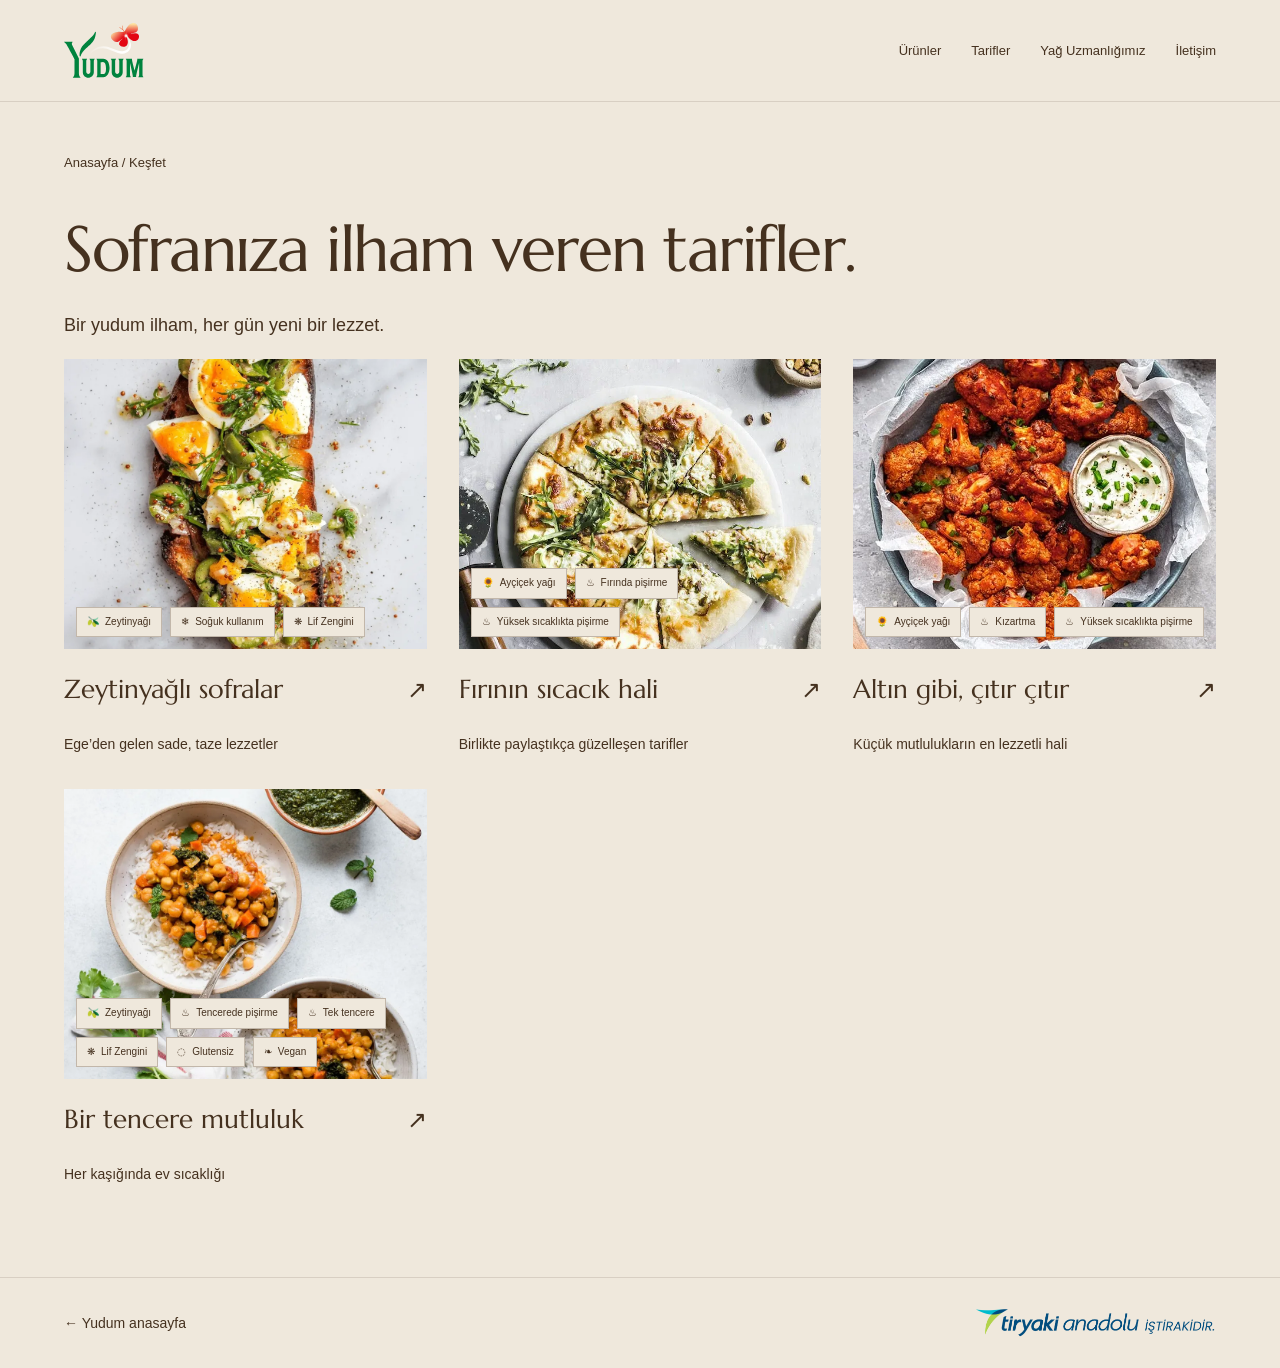
<file: detail.html>
<!doctype html><html lang="tr"><head><meta charset="utf-8"><meta name="viewport" content="width=device-width,initial-scale=1"><title>Yudum</title><link rel="stylesheet" href="pages.css"><script src="content.js" defer></script><script src="site.js" defer></script><script src="detail.js" defer></script></head><body><header class="page-header"><a href="index.html" aria-label="Yudum anasayfa"><img src="assets/images/yudum-logo-footer.svg" alt="Yudum"></a><nav aria-label="Ana menü"><a href="index.html#urunler">Ürünler</a><a href="detail.html?id=collection">Tarifler</a><a href="detail.html?id=expertise">Yağ Uzmanlığımız</a><a href="index.html#iletisim">İletişim</a></nav></header><main id="content"><p>İçerik yükleniyor…</p><noscript>Bu önizleme için JavaScript’i etkinleştirin.</noscript></main><footer class="page-footer"><a href="index.html">← Yudum anasayfa</a><img src="assets/images/anadolu_logo.png" alt="Tiryaki Anadolu iştirakidir"></footer></body></html>
</file>
<file: notes.css>
/* Targeted client notes only. Original design rules remain in index.html.
   Skipped: 1 (general image padding), 6 (right-side plus buttons), 10 (homepage expertise section). */
.hero .lay[data-fade]{z-index:4;pointer-events:none}
/* Readability: preserve the positions, typefaces and original hierarchy. */
@media(min-width:901px){
 .stage .txt,.stage #s1 .txt{font-size:18px;line-height:27px;width:290px}
 .stage .acc details p{font-size:17px;line-height:25px}
 .stage .acc summary{font-size:17px;letter-spacing:1.2px}
 .stage .acc{width:330px}
 #s0 .tag{font-size:34px;line-height:40px}
 .hero .art{left:50%;transform:translateX(-50%) scale(var(--hero-s,var(--s)));transform-origin:top center}
 .hero{height:calc(1080px * var(--hero-s,var(--s)))}
 .nav__links{gap:26px}
}
@media(max-width:900px){.stage .txt,.stage #s1 .txt,.stage .acc details p{font-size:16px;line-height:24px}.stage .acc summary{font-size:14px}.hero{min-height:100svh}}
@media(max-width:500px){.hero{height:max(720px,100svh)}}
.y-recipe{display:block;text-decoration:none}
.recipe-badges{position:absolute;left:19px;right:19px;bottom:19px;z-index:2;display:flex;flex-wrap:wrap;gap:6px}
.recipe-badge{display:inline-flex;gap:5px;align-items:center;background:#efe8dcec;color:#45311f;font:11px/1.4 var(--sans);padding:6px 8px}
.badge-icon{font-size:14px}
.y-project-tabs button{opacity:.72}.y-project-tabs button[aria-selected=true]{opacity:1;border-bottom:3px solid #fff;text-shadow:0 0 1px currentColor}
.y-project-tabs button[aria-selected=true]::before{content:'•';margin-right:7px}
.y-landscape .project-image{position:absolute;inset:0;width:100%;height:100%;object-fit:cover}
.y-tiryaki{width:100%;max-width:250px;height:auto;max-height:50px}
.social-rail{position:fixed;right:6px;top:44%;z-index:15;display:flex;flex-direction:column;gap:5px;background:#efe8dcdd;padding:6px 5px;border-radius:2px}
.social-rail .social-item{display:flex;align-items:center;justify-content:center;width:24px;height:28px}
.social-rail img{width:16px;height:16px;object-fit:contain}
.social-rail.is-obstructing{opacity:0;pointer-events:none}
.social-item[aria-disabled=true]{opacity:.5}
.y-footer-social .social-item img{width:20px;height:20px}
#mega-image.notes-preview .mega-backdrop{display:none}
#mega-image.notes-preview .mega-bottle{left:10%;top:5%;width:80%;height:85%;object-fit:contain}
#mega-image.notes-preview.expertise .mega-bottle{left:0;top:0;width:100%;height:100%;object-fit:cover}
#mega-links a.notes-sub{font-size:21px;min-height:50px;padding-left:22px}
.mobile-note-links{display:none}
.campaign-video{position:absolute;inset:0;width:100%;height:100%;object-fit:cover}
.hero.campaign .art{display:none}
@media(max-width:900px){.mobile-note-links{display:block;padding:4px 0 8px 16px}.nav__links .mobile-note-links a{font-size:12px;padding:9px 0;letter-spacing:.8px}.y-landscape .project-image{position:static;height:100%;object-fit:cover}.recipe-badges{left:10px;right:10px;bottom:10px}.recipe-badge{font-size:10px;padding:5px 7px}}

/* Project tabs: backgrounds make each label read as a selectable control. */
.y-project-tabs{height:auto;gap:8px;flex-wrap:wrap;padding-bottom:8px}
.y-project-tabs button{padding:10px 12px;min-height:42px;background:rgba(255,255,255,.10);color:#fff;opacity:1;border-bottom:3px solid transparent;transition:background .2s,color .2s}
.y-project-tabs button:hover{background:rgba(255,255,255,.18);opacity:1}
.y-project-tabs button[aria-selected=true]{background:#efe8dc;color:#3a6033;border-bottom-color:#efe8dc;text-shadow:none}
.y-project-tabs button:focus-visible{outline:2px solid #fff;outline-offset:3px}
@media(max-width:600px){.y-project-tabs{gap:6px}.y-project-tabs button{padding:9px 8px}}

/* Bottles sit in front of the opening headline. */
.hero .lay:has(.hero__olive),.hero .lay:has(.hero__sun){z-index:5}

/* Move the hero bottles toward the edges, with a light overlap at the headline. */
@media(min-width:901px){.hero__olive{left:195px}.hero__sun{left:1440px}}
@media(min-width:501px) and (max-width:900px){.hero__olive{left:17%}.hero__sun{left:65%}}
@media(max-width:500px){.hero__olive{left:12%}.hero__sun{left:64%}}

/* Footer fills one viewport while allowing content to grow on smaller screens. */
.y-footer{min-height:100vh;display:flex;flex-direction:column}
.y-footer-top,.y-footer-base{flex-shrink:0}
.y-footer .y-sitemap{flex:1}

/* Contact lands on a full footer viewport, with no preceding section visible. */
.y-footer{scroll-margin-top:0}

/* Preserve the pointer affordance on controls without a page destination. */
a[role="button"]{cursor:pointer}

/* Keep the top bar white in its normal, scrolled and open states. */
.nav,.nav.solid,.nav.searching,.nav.menu-open,.nav.mega-open{background:#fff}
.nav .nav__links a,.nav .nav__end>*,.nav .nav-toggle{color:#2a3a27}
.nav #searchBtn img{filter:brightness(0)}
@media(max-width:900px){
 .nav .nav__links{background:#fff}
 .nav .nav__links a{border-bottom-color:#2a3a272e}
}

/* Laptop typography: add two visible points, compensating for scaled artboards. */
@media(min-width:901px) and (max-width:1700px){
 :root{--laptop-type-step:2pt;--laptop-art-step:calc(var(--laptop-type-step) / var(--s));--laptop-hero-step:calc(var(--laptop-type-step) / var(--hero-s,var(--s)))}
 .nav__links a{font-size:calc(12px + var(--laptop-art-step));line-height:calc(17.8px + var(--laptop-art-step))}
 .nav__end .nav-language{font-size:calc(16px + var(--laptop-art-step));line-height:calc(15px + var(--laptop-art-step))}
 .search input{font-size:calc(34px + var(--laptop-art-step));line-height:calc(40px + var(--laptop-art-step))}
 .hero__title{font-size:calc(160px + var(--laptop-hero-step));line-height:calc(166px + var(--laptop-hero-step))}
 .stage .word{font-size:calc(272px + var(--laptop-art-step));line-height:calc(218px + var(--laptop-art-step))}
 .stage .tag,.stage #s0 .tag,.stage #s1 .tag,.stage #s2 .tag{font-size:calc(34px + var(--laptop-art-step));line-height:calc(40px + var(--laptop-art-step))}
 .stage .tag,.stage #s0 .tag,.stage #s1 .tag{width:calc(259px + var(--laptop-art-step) * 7.62)}
 .stage #s0 .txt{top:calc(514px + var(--laptop-art-step) * 3)}
 .stage #s1 .txt{top:calc(499.8px + var(--laptop-art-step) * 3)}
 .stage .txt,.stage #s1 .txt{font-size:calc(18px + var(--laptop-art-step));line-height:calc(27px + var(--laptop-art-step) * 1.5);width:calc(290px + var(--laptop-art-step) * 16.12)}
 .stage #s2 .txt{font-size:calc(14px + var(--laptop-art-step));line-height:calc(22px + var(--laptop-art-step) * 1.5)}
 .stage .acc{width:calc(330px + var(--laptop-art-step) * 19.42)}
 .stage .acc summary{font-size:calc(17px + var(--laptop-art-step));line-height:calc(17.8px + var(--laptop-art-step))}
 .stage .acc details p{font-size:calc(17px + var(--laptop-art-step));line-height:calc(25px + var(--laptop-art-step) * 1.5)}
 .stage .idx-num{font-size:calc(80px + var(--laptop-art-step));line-height:calc(80px + var(--laptop-art-step))}
 .stage .idx-of,.stage .idx-tot{font-size:calc(40px + var(--laptop-art-step));line-height:calc(64px + var(--laptop-art-step))}
 .stage .cap10{font-size:calc(10px + var(--laptop-art-step));line-height:calc(14px + var(--laptop-art-step))}
 .tab span{font-size:calc(14px + var(--laptop-art-step));line-height:calc(17.8px + var(--laptop-art-step))}
 .tab[aria-selected="true"] span{font-size:calc(20px + var(--laptop-art-step))}
 .box,.y-cta,.y-email-row .box{font-size:calc(15px + var(--laptop-type-step));line-height:calc(19px + var(--laptop-type-step))}
 .stage .box,#s2 .box{font-size:calc((15px + var(--laptop-type-step)) / var(--s));line-height:calc((19px + var(--laptop-type-step)) / var(--s))}
 .y-kicker{font-size:calc(10px + var(--laptop-type-step));line-height:calc(15px + var(--laptop-type-step))}
 .y-kicker.y-section-label,.y-topline .y-kicker.y-section-label{font-size:calc(12px + var(--laptop-type-step));line-height:calc(18px + var(--laptop-type-step))}
 .y-title,.y-intro .y-title,.y-nature .y-title,.y-journal .y-title{font-size:calc(clamp(44px,4.010417vw,77px) + var(--laptop-type-step))}
 .y-intro p,.y-project-panel p{font-size:calc(15px + var(--laptop-type-step));line-height:calc(23px + var(--laptop-type-step))}
 .y-project-panel p{line-height:calc(21.6px + var(--laptop-type-step))}
 .y-cardline h3,.y-story h3{font-size:calc(clamp(26px,1.770833vw,34px) + var(--laptop-type-step));line-height:calc(40px + var(--laptop-type-step))}
 .y-project-panel h3{font-size:calc(27px + var(--laptop-type-step));line-height:calc(40px + var(--laptop-type-step))}
 .y-recipe small{font-size:calc(11px + var(--laptop-type-step));line-height:calc(16px + var(--laptop-type-step))}
 .y-photo-tag{font-size:calc(9px + var(--laptop-type-step));line-height:calc(9px + var(--laptop-type-step))}
 .recipe-badge{font-size:calc(11px + var(--laptop-type-step))}
 .y-count{font-size:calc(14px + var(--laptop-type-step));line-height:calc(14px + var(--laptop-type-step))}
 .y-count b{font-size:calc(27px + var(--laptop-type-step));line-height:calc(27px + var(--laptop-type-step))}
 .y-nature-description{font-size:calc(clamp(21px,1.458333vw,28px) + var(--laptop-type-step))}
 .y-project-tabs button{font-size:calc(11px + var(--laptop-type-step));line-height:calc(16px + var(--laptop-type-step))}
 .y-story>.y-kicker,.y-social-heading .y-kicker{font-size:calc(9px + var(--laptop-type-step));line-height:calc(14px + var(--laptop-type-step))}
 .y-story .y-story-bottom{font-size:calc(14px + var(--laptop-type-step));line-height:calc(16px + var(--laptop-type-step))}
 .y-social-heading p{font-size:calc(34px + var(--laptop-type-step));line-height:calc(40px + var(--laptop-type-step))}
 .y-social-links{font-size:calc(15px + var(--laptop-type-step));line-height:calc(19px + var(--laptop-type-step))}
 .y-footer-tagline{font-size:calc(30px + var(--laptop-type-step));line-height:calc(46px + var(--laptop-type-step))}
 .y-newsletter h3{font-size:calc(32px + var(--laptop-type-step));line-height:calc(46px + var(--laptop-type-step))}
 .y-newsletter p,.y-email-row input{font-size:calc(14px + var(--laptop-type-step));line-height:calc(22px + var(--laptop-type-step))}
 .y-footer nav h3{font-size:calc(11px + var(--laptop-type-step));line-height:calc(19px + var(--laptop-type-step))}
 .y-footer nav li,.y-footer-contact{font-size:calc(13px + var(--laptop-type-step));line-height:calc(20px + var(--laptop-type-step))}
 .y-footer-label{font-size:calc(11px + var(--laptop-type-step));line-height:calc(14px + var(--laptop-type-step))}
 .y-footer-base,.y-footer-base>div{font-size:calc(12px + var(--laptop-type-step));line-height:calc(18px + var(--laptop-type-step))}
 .mega h2{font-size:calc(40px + var(--laptop-type-step));line-height:calc(46px + var(--laptop-type-step))}
 .mega-intro p{font-size:calc(14px + var(--laptop-type-step));line-height:calc(22px + var(--laptop-type-step))}
 .mega h3{font-size:calc(15px + var(--laptop-type-step));line-height:calc(19px + var(--laptop-type-step))}
 #mega-links a{font-size:calc(28px + var(--laptop-type-step));line-height:calc(32px + var(--laptop-type-step))}
 #mega-links a.notes-sub{font-size:calc(21px + var(--laptop-type-step))}
 .mega-image span{font-size:calc(14px + var(--laptop-type-step));line-height:calc(18px + var(--laptop-type-step))}
}
@media(min-width:901px) and (max-width:1500px){
 .stage #s0 .txt{top:calc(499.8px + var(--laptop-art-step) * 3)}
 .mega h2{font-size:calc(32px + var(--laptop-type-step));line-height:calc(38px + var(--laptop-type-step))}
 #mega-links a{font-size:calc(22px + var(--laptop-type-step));line-height:calc(28px + var(--laptop-type-step))}
}

/* Thin botanical icons identify the two product categories. */
.stage .product-tab-icon{display:block;flex:none;width:28px;height:28px;color:inherit;stroke-width:4}
@media(min-width:901px){
 .stage .product-tab-icon{width:calc(28px / var(--s));height:calc(28px / var(--s))}
}
</file>
<file: journey.css>
/* ── "Tarladan sofraya" — pinned scroll journey, inserted after the product stage.
   Everything is scoped under .jr so no existing rule is affected. ── */
.jr{
  scroll-margin-top:70px;
  --jr-ink:#F2F1E6;
  --jr-dim:rgba(242,241,230,.66);
  --jr-rule:rgba(242,241,230,.28);
  --jr-bg:#171A13;
  --jr-pad:clamp(24px,4.2vw,80px);
  --jr-ease:cubic-bezier(.16,1,.3,1);
  position:relative;
  background:var(--jr-bg);
  color:var(--jr-ink);
}
.jr *{box-sizing:border-box}
.jr-sticky{position:relative;overflow:hidden;background:var(--jr-bg)}
.jr-media{position:absolute;inset:0;z-index:0}
.jr-media figure{position:absolute;inset:0;margin:0;opacity:0;visibility:hidden}
.jr-media img{width:100%;height:100%;object-fit:cover;display:block}
.jr-media figure::after{content:'';position:absolute;inset:0;
  background:linear-gradient(100deg,rgba(23,26,19,.90) 0%,rgba(23,26,19,.76) 38%,rgba(23,26,19,.38) 70%,rgba(23,26,19,.66) 100%)}
.jr-grain{position:absolute;inset:0;z-index:1;pointer-events:none;opacity:.5;
  background:radial-gradient(120% 90% at 18% 20%,transparent 40%,rgba(23,26,19,.55) 100%)}
.jr-inner{position:relative;z-index:2;height:100%;display:flex;flex-direction:column;justify-content:space-between;
  padding:clamp(96px,11vh,150px) var(--jr-pad) clamp(28px,4vh,46px)}
.jr-top{display:flex;align-items:flex-start;justify-content:space-between;gap:24px}
.jr-kicker{font:700 12px/18px var(--custom,var(--mar));letter-spacing:1.9px;text-transform:uppercase;margin:0}
.jr-lead{font:400 clamp(13px,1vw,15px)/1.6 var(--sans);color:var(--jr-dim);margin:14px 0 0;max-width:34ch}
.jr-steps{list-style:none;margin:0;padding:0}
.jr-step{position:absolute;left:var(--jr-pad);right:var(--jr-pad);bottom:clamp(96px,14vh,170px);
  max-width:min(760px,62%);opacity:0;visibility:hidden}
.jr-num{display:block;font:400 clamp(56px,7.4vw,124px)/1 var(--mar);letter-spacing:-.02em;
  color:rgba(242,241,230,.92);-webkit-text-stroke:0;margin:0 0 clamp(10px,1.4vw,20px)}
.jr-step h3{font:400 clamp(34px,4.4vw,78px)/1.04 var(--mar);letter-spacing:-.01em;margin:0}
.jr-step h3 em{font:inherit;font-style:italic;color:#C8D2B4}
.jr-step p{font:400 clamp(14px,1.05vw,17px)/1.75 var(--sans);color:var(--jr-dim);margin:clamp(14px,1.6vw,22px) 0 0;max-width:46ch}
/* kinetic bottom line */
.jr-marquee{position:relative;z-index:2;overflow:hidden;border-top:1px solid var(--jr-rule);padding-top:clamp(14px,1.8vh,22px)}
.jr-marquee div{display:flex;gap:46px;width:max-content;white-space:nowrap;
  font:400 clamp(20px,2.3vw,38px)/1.1 var(--mar);letter-spacing:.01em;color:rgba(242,241,230,.5);
  translate:calc(var(--jr-shift,0) * -1px) 0}
.jr-marquee span{display:block}
.jr-marquee button{display:block;background:none;border:0;padding:0;cursor:pointer;color:inherit;font:inherit;
  letter-spacing:inherit;white-space:nowrap;transition:color .35s var(--jr-ease)}
.jr-marquee button:hover,.jr-marquee button:focus-visible{color:var(--jr-ink)}
.jr-marquee button:focus-visible{outline:1px solid var(--jr-ink);outline-offset:6px}
.jr-marquee button[aria-current="true"]{color:var(--jr-ink)}

/* ── desktop: pinned panel driven by scroll ── */
@media(min-width:901px){
  .jr{height:calc(var(--jr-count,4) * 92vh + 100vh)}
  .jr-sticky{position:sticky;top:0;height:100vh}
  .jr-media figure{transition:opacity .9s var(--jr-ease),visibility .9s}
  .jr-media img{transform:scale(1.08) translateY(var(--jr-par,0px));transition:transform 1.4s var(--jr-ease)}
  .jr-media figure.is-on{opacity:1;visibility:visible}
  .jr-media figure.is-on img{transform:scale(1) translateY(var(--jr-par,0px))}
  /* Anchored to a fixed top so 01/02/03 always sit at the same height. */
  .jr-step{top:clamp(230px,33vh,420px);bottom:auto;transition:opacity .55s var(--jr-ease),visibility .55s}
  .jr-step>*{opacity:0;transform:translateY(26px);transition:opacity .6s var(--jr-ease),transform .9s var(--jr-ease)}
  .jr-step.is-on{opacity:1;visibility:visible}
  .jr-step.is-on>*{opacity:1;transform:none}
  .jr-step.is-on .jr-num{transition-delay:.04s}
  .jr-step.is-on h3{transition-delay:.1s}
  .jr-step.is-on p{transition-delay:.18s}
}

/* Wide but short laptops: tighten the block so the copy never reaches the strip. */
@media(min-width:901px) and (max-height:860px){
  .jr-step{top:clamp(180px,25vh,330px)}
  .jr-num{font-size:clamp(44px,4.6vw,84px)}
  .jr-step h3{font-size:clamp(30px,3.3vw,54px)}
  .jr-step p{font-size:14px;line-height:1.65;margin-top:14px}
  .jr-inner{padding-top:clamp(84px,10vh,120px)}
}

/* ── mobile / short screens: plain stacked story, no pinning ── */
@media(max-width:900px){
  .jr{height:auto}
  .jr-sticky{height:auto}
  .jr-inner{display:block;padding:40px var(--jr-pad) 30px}
  .jr-media,.jr-grain{display:none}
  .jr-top{display:block}
  .jr-steps{margin-top:34px}
  .jr-step{position:relative;left:auto;right:auto;bottom:auto;max-width:none;opacity:1;visibility:visible;
    padding:28px 0;border-top:1px solid var(--jr-rule)}
  .jr-step:first-child{border-top:0;padding-top:6px}
  .jr-shot{display:block;width:100%;aspect-ratio:16/11;overflow:hidden;margin:0 0 20px;background:#20251c}
  .jr-shot img{width:100%;height:100%;object-fit:cover;display:block;
    transition:opacity .8s var(--jr-ease),transform 1.2s var(--jr-ease)}
  .jr.is-ready .jr-step:not(.is-seen) .jr-shot img{opacity:0;transform:scale(1.06)}
  .jr-num{font-size:40px;margin-bottom:8px}
  /* Phones: the strip becomes a plain wrapped list so every title is reachable. */
  .jr-marquee{margin-top:26px}
  .jr-marquee div{width:auto;flex-wrap:wrap;white-space:normal;gap:2px 26px;translate:none;
    font-size:clamp(17px,4.6vw,22px);line-height:1.3}
  .jr-marquee button[aria-hidden="true"]{display:none}
  .jr-marquee button{padding:11px 0;min-height:44px}
}
@media(min-width:901px){.jr-shot{display:none}}

@media(prefers-reduced-motion:reduce){
  .jr{height:auto}
  .jr-sticky{position:static;height:auto}
  .jr-media,.jr-grain{display:none}
  .jr-inner{display:block;padding:40px var(--jr-pad) 30px}
  .jr-step{position:relative;left:auto;right:auto;bottom:auto;max-width:none;opacity:1;visibility:visible;
    padding:26px 0;border-top:1px solid var(--jr-rule)}
  .jr-step>*{opacity:1;transform:none;transition:none}
  .jr-shot{display:block;width:100%;aspect-ratio:16/11;overflow:hidden;margin:0 0 18px}
  .jr-shot img{width:100%;height:100%;object-fit:cover;opacity:1;transform:none;transition:none}
  .jr-marquee div{translate:none}
}
</file>
<file: pages.css>
@font-face{font-family:Marcellus;src:url('assets/fonts/Marcellus-Regular.ttf')}*{box-sizing:border-box}body{margin:0;background:#efe8dc;color:#45311f;font:16px/1.65 Arial,sans-serif}a{color:inherit;text-decoration:none}a:hover{text-decoration:underline}img{max-width:100%;display:block}button,input,select,textarea{font:inherit}button,a,input,summary{touch-action:manipulation}:focus-visible{outline:3px solid #b58135;outline-offset:4px}.page-header{display:flex;align-items:center;justify-content:space-between;gap:30px;padding:18px 5%;border-bottom:1px solid #45311f22}.page-header>a>img{width:80px;height:65px;object-fit:contain}.page-header nav{display:flex;gap:30px;font-size:13px;flex-wrap:wrap}main{max-width:1400px;margin:auto;padding:50px 5% 90px}.breadcrumb{font-size:13px;margin:0 0 40px}.detail-hero{display:grid;grid-template-columns:1fr 1fr;gap:6%;align-items:center;margin-bottom:55px}.detail-hero>img{width:100%;height:560px;object-fit:cover;background:#e3e6da}.detail-hero.product>img{object-fit:contain;padding:40px}h1,h2,h3{font-family:Marcellus,Georgia,serif;font-weight:400;line-height:1.13}h1{font-size:clamp(40px,5vw,74px);letter-spacing:-1.5px;margin:24px 0}h2{font-size:36px}h3{font-size:28px}.eyebrow{font-size:12px;letter-spacing:2px;text-transform:uppercase}.lead{font-size:18px;line-height:1.75}.recipe-facts{display:grid;grid-template-columns:1fr 1.4fr 1fr;gap:30px;border-top:1px solid #45311f44;border-bottom:1px solid #45311f44;padding:28px 0;margin:40px 0}.recipe-facts dt{font-size:12px;text-transform:uppercase;letter-spacing:1px;margin-bottom:8px}.recipe-facts dd{margin:0;font-size:17px}.recipe-body{display:grid;grid-template-columns:1fr 1.5fr;gap:8%}.recipe-body li{padding:8px 0}.article-body{max-width:760px;margin:50px auto;font-size:18px;white-space:pre-line}.recipe-badges{display:flex;gap:8px;flex-wrap:wrap;margin-top:24px}.recipe-badge{padding:6px 10px;border:1px solid #45311f44;font-size:12px;display:inline-flex;gap:6px}.grid{display:grid;grid-template-columns:repeat(3,minmax(0,1fr));gap:32px}.content-card{display:block}.y-photo{display:block;position:relative;aspect-ratio:1.25;background:#e4e7da;overflow:hidden}.y-photo img{width:100%;height:100%;object-fit:cover}.y-photo .recipe-badges{position:absolute;left:12px;right:12px;bottom:12px;margin:0}.y-photo .recipe-badge{background:#efe8dc;font-size:10px}.y-cardline{display:flex;align-items:center;justify-content:space-between;gap:10px}.content-card h3{font-size:26px}.content-card small{font-size:14px}.card-arrow{font-size:24px}.page-footer{border-top:1px solid #45311f22;padding:30px 5%;display:flex;justify-content:space-between;gap:30px;align-items:center;font-size:14px}.page-footer img{width:240px}.notice{background:#e4e7da;padding:16px 22px}.primary{background:#45311f;color:#fff;padding:12px 20px;border:0;border-radius:3px;cursor:pointer}[hidden]{display:none!important}@media(max-width:800px){.detail-hero{grid-template-columns:1fr}.detail-hero>img{height:auto;max-height:480px;aspect-ratio:1.15}.recipe-facts,.recipe-body{grid-template-columns:1fr}.grid{grid-template-columns:1fr 1fr}.page-header nav{gap:10px 20px}.page-footer{flex-direction:column;align-items:flex-start}}@media(max-width:500px){.grid{grid-template-columns:1fr}.page-header{gap:18px}.page-header nav{font-size:12px}.page-header>a>img{width:64px}.detail-hero>img{height:350px}h1{font-size:43px}.recipe-facts{gap:20px}main{padding-top:30px}}
</file>
